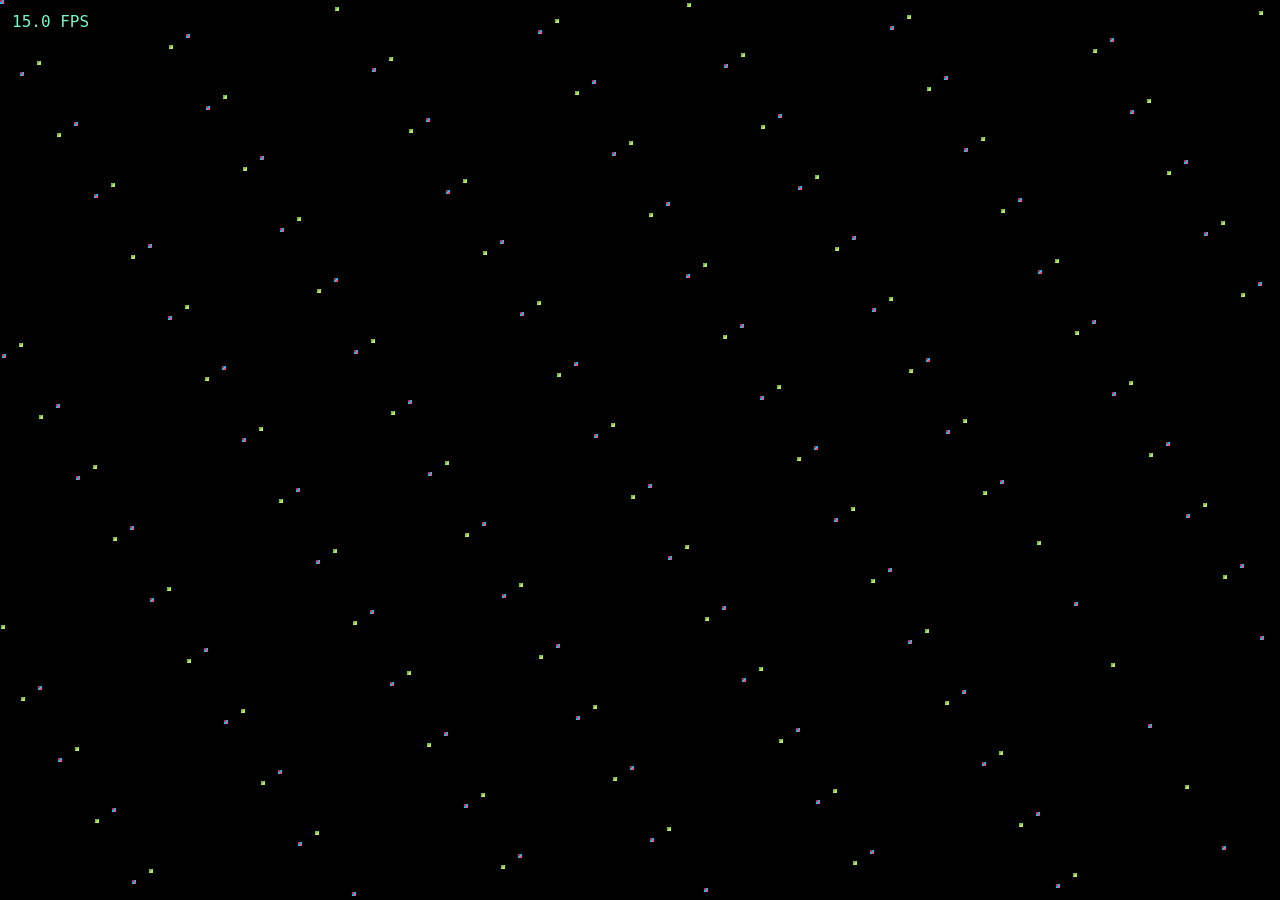
<file: raw_webgl_external_textures/index.html>
<!doctype html>
<html lang="en">
<head>
  <meta charset="utf-8">
  <meta name="viewport" content="width=device-width, initial-scale=1, viewport-fit=cover">
  <title>WebGL draw-call reproducer</title>
  <style>
    html, body, canvas { width: 100%; height: 100%; margin: 0; display: block; overflow: hidden; background: #071120; }
    #fps { position: fixed; top: max(12px, env(safe-area-inset-top)); left: max(12px, env(safe-area-inset-left)); color: #75f6c8; font: 16px monospace; }
  </style>
</head>
<body>
  <canvas></canvas>
  <div id="fps">0.0 FPS</div>
  <script>
    const RECT_COUNT = 200;
    const RECT_SIZE = 4;
    const canvas = document.querySelector("canvas");
    const fps = document.querySelector("#fps");
    const gl = canvas.getContext("webgl2", {
      alpha: false,
      antialias: false,
      depth: false,
      stencil: false,
    });

    if (!gl) throw new Error("WebGL 2 is unavailable");

    const provokingVertex = gl.getExtension("WEBGL_provoking_vertex");
    // Uncomment for fast performance; leave commented for slow performance.
    // provokingVertex?.provokingVertexWEBGL(provokingVertex.FIRST_VERTEX_CONVENTION_WEBGL);

    const shader = (type, source) => {
      const value = gl.createShader(type);
      gl.shaderSource(value, source);
      gl.compileShader(value);
      if (!gl.getShaderParameter(value, gl.COMPILE_STATUS)) {
        throw new Error(gl.getShaderInfoLog(value));
      }
      return value;
    };

    const program = gl.createProgram();
    gl.attachShader(program, shader(gl.VERTEX_SHADER, `#version 300 es
      uniform vec2 viewport;
      uniform vec2 position_offset;
      out vec2 uv;
      flat out float shade;
      void main() {
        vec2 corners[4] = vec2[4](vec2(0), vec2(1, 0), vec2(0, 1), vec2(1));
        uv = corners[gl_VertexID];
        vec2 pixel = position_offset + uv * ${RECT_SIZE}.0;
        vec2 clip = pixel / viewport * 2.0 - 1.0;
        gl_Position = vec4(clip.x, -clip.y, 0, 1);
        shade = .75 + float(gl_VertexID & 1) * .25;
      }
    `));
    gl.attachShader(program, shader(gl.FRAGMENT_SHADER, `#version 300 es
      precision mediump float;
      uniform sampler2D image;
      in vec2 uv;
      flat in float shade;
      out vec4 color;
      void main() { color = texture(image, uv) * shade; }
    `));
    gl.linkProgram(program);
    if (!gl.getProgramParameter(program, gl.LINK_STATUS)) {
      throw new Error(gl.getProgramInfoLog(program));
    }
    gl.useProgram(program);

    const viewport = gl.getUniformLocation(program, "viewport");
    const positionOffset = gl.getUniformLocation(program, "position_offset");
    gl.uniform1i(gl.getUniformLocation(program, "image"), 0);

    const texture = (pixels) => {
      const value = gl.createTexture();
      gl.bindTexture(gl.TEXTURE_2D, value);
      gl.texParameteri(gl.TEXTURE_2D, gl.TEXTURE_MIN_FILTER, gl.NEAREST);
      gl.texParameteri(gl.TEXTURE_2D, gl.TEXTURE_MAG_FILTER, gl.NEAREST);
      gl.texImage2D(gl.TEXTURE_2D, 0, gl.RGBA, 2, 2, 0, gl.RGBA, gl.UNSIGNED_BYTE, new Uint8Array(pixels));
      return value;
    };
    const textures = [
      texture([255, 70, 120, 255, 35, 195, 255, 255, 35, 195, 255, 255, 255, 70, 120, 255]),
      texture([255, 210, 50, 255, 90, 255, 135, 255, 90, 255, 135, 255, 255, 210, 50, 255]),
    ];

    const resize = () => {
      canvas.width = innerWidth;
      canvas.height = innerHeight;
      gl.viewport(0, 0, canvas.width, canvas.height);
      gl.uniform2f(viewport, canvas.width, canvas.height);
    };
    addEventListener("resize", resize);
    resize();

    let previous;
    const frame = (now) => {
      const elapsed = previous === undefined ? 0 : now - previous;
      previous = now;
      if (elapsed) fps.textContent = `${(1000 / elapsed).toFixed(1)} FPS`;
      gl.clear(gl.COLOR_BUFFER_BIT);

      for (let i = 0; i < RECT_COUNT; i++) {
        gl.uniform2f(
          positionOffset,
          (i * 37) % Math.max(1, canvas.width - RECT_SIZE),
          (i * 61) % Math.max(1, canvas.height - RECT_SIZE),
        );
        gl.bindTexture(gl.TEXTURE_2D, textures[i & 1]);
        gl.drawArrays(gl.TRIANGLE_STRIP, 0, 4);
      }

      requestAnimationFrame(frame);
    };
    requestAnimationFrame(frame);
  </script>
</body>
</html>
</file>
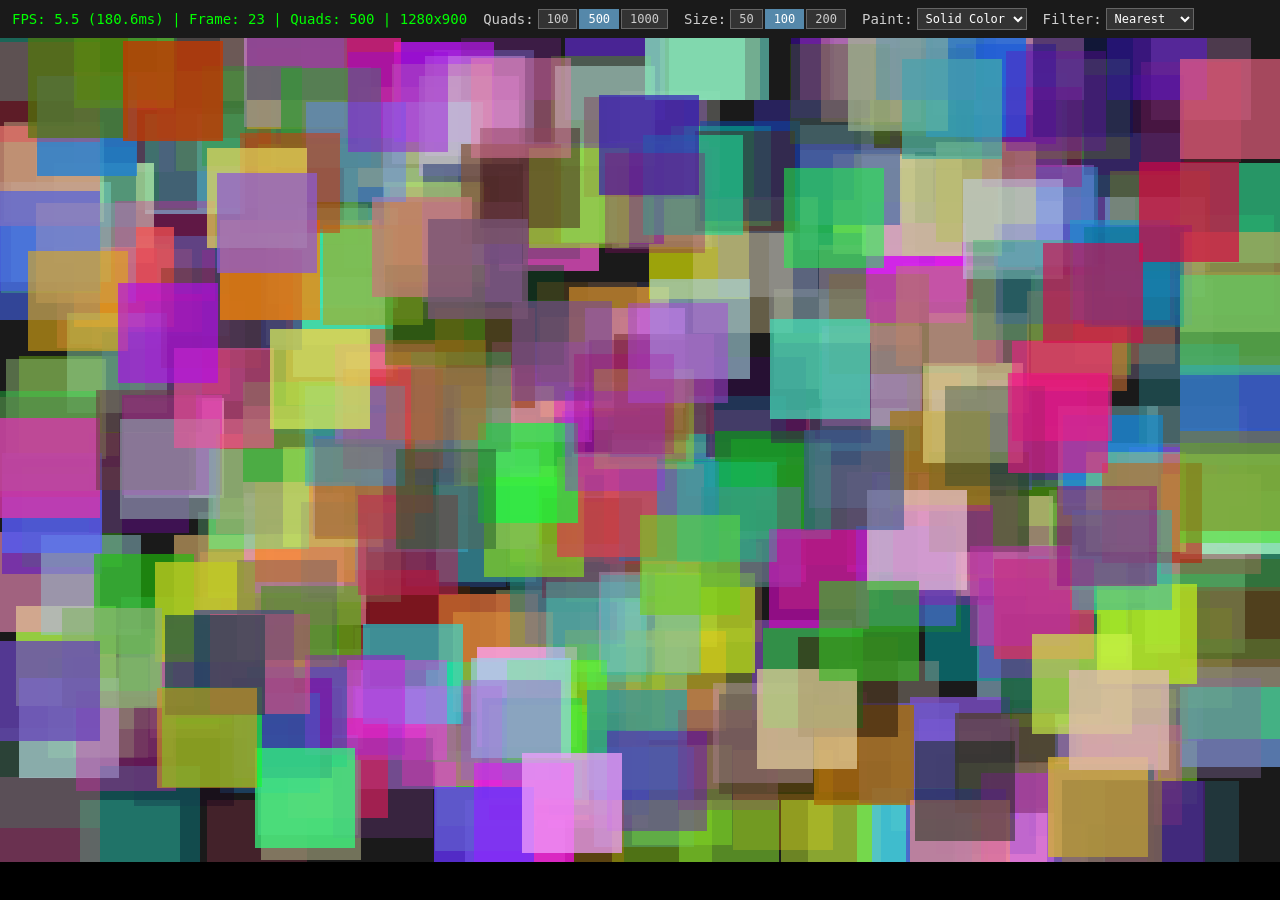
<file: webgl-test/index.html>
<!DOCTYPE html>
<html>
<head>
<meta charset="utf-8">
<meta name="viewport" content="width=device-width, initial-scale=1.0">
<title>WebGL Quad Test</title>
<style>
  * { margin: 0; padding: 0; box-sizing: border-box; }
  body { overflow: hidden; background: #000; }
  canvas { display: block; width: 100vw; height: 100vh; }
  #top-bar {
    position: fixed; top: 0; left: 0; right: 0;
    background: #1a1a1a;
    padding: 8px 12px;
    display: flex; align-items: center; gap: 16px; flex-wrap: wrap;
    z-index: 1; font: 14px monospace; color: #ccc;
  }
  #top-bar label { display: flex; align-items: center; gap: 4px; white-space: nowrap; }
  #top-bar select { font: 12px monospace; background: #333; color: #fff; border: 1px solid #666; padding: 2px 4px; }
  .btn-group { display: flex; gap: 2px; }
  .btn-group button { font: 12px monospace; padding: 2px 8px; background: #333; color: #ccc; border: 1px solid #666; cursor: pointer; }
  .btn-group button.active { background: #58a; color: #fff; border-color: #58a; }
  #hud { color: #0f0; font: 14px monospace; white-space: nowrap; }
</style>
</head>
<body>
<div id="top-bar">
  <span id="hud">FPS: -- | Frame: 0</span>
  <label>Quads: <span class="btn-group" id="bg-count">
    <button data-val="100">100</button>
    <button data-val="500" class="active">500</button>
    <button data-val="1000">1000</button>
  </span></label>
  <label>Size: <span class="btn-group" id="bg-size">
    <button data-val="50">50</button>
    <button data-val="100" class="active">100</button>
    <button data-val="200">200</button>
  </span></label>
  <label>Paint:
    <select id="sel-paint">
      <option value="solid">Solid Color</option>
      <option value="image">Image</option>
    </select>
  </label>
  <label>Filter:
    <select id="sel-filter">
      <option value="nearest">Nearest</option>
      <option value="bilinear">Bilinear</option>
    </select>
  </label>
</div>
<canvas id="c"></canvas>
<script>
"use strict";
const canvas = document.getElementById('c');
const hud = document.getElementById('hud');
const gl = canvas.getContext('webgl2', { antialias: false });
if (!gl) { hud.textContent = 'WebGL 2 not supported'; throw new Error('no webgl2'); }

function resize() {
  canvas.width = window.innerWidth * devicePixelRatio;
  canvas.height = window.innerHeight * devicePixelRatio;
  gl.viewport(0, 0, canvas.width, canvas.height);
}
resize();
window.addEventListener('resize', resize);

// --- Shaders (instanced: a_corner is static unit quad, rest per-instance) ---
const vsSolid = `#version 300 es
layout(location=0) in vec2 a_corner;
layout(location=1) in vec2 a_center;
layout(location=2) in vec4 a_color;
uniform vec2 u_halfSize;
uniform float u_zoom;
uniform vec2 u_pan;
out vec4 v_color;
void main() {
  vec2 world = a_center + a_corner * u_halfSize;
  gl_Position = vec4((world - u_pan) * u_zoom, 0.0, 1.0);
  v_color = a_color;
}`;

const fsSolid = `#version 300 es
precision mediump float;
in vec4 v_color;
out vec4 fragColor;
void main() { fragColor = v_color; }`;

const vsTex = `#version 300 es
layout(location=0) in vec2 a_corner;
layout(location=1) in vec2 a_center;
layout(location=2) in float a_layer;
uniform vec2 u_halfSize;
uniform float u_zoom;
uniform vec2 u_pan;
out vec2 v_uv;
flat out float v_layer;
void main() {
  vec2 world = a_center + a_corner * u_halfSize;
  gl_Position = vec4((world - u_pan) * u_zoom, 0.0, 1.0);
  v_uv = a_corner * 0.5 + 0.5;
  v_layer = a_layer;
}`;

const fsTex = `#version 300 es
precision mediump float;
uniform mediump sampler2DArray u_tex;
in vec2 v_uv;
flat in float v_layer;
out vec4 fragColor;
void main() { fragColor = texture(u_tex, vec3(v_uv, v_layer)); }`;

function compile(type, src) {
  const sh = gl.createShader(type);
  gl.shaderSource(sh, src);
  gl.compileShader(sh);
  if (!gl.getShaderParameter(sh, gl.COMPILE_STATUS))
    throw new Error(gl.getShaderInfoLog(sh));
  return sh;
}

function linkProgram(vsSrc, fsSrc) {
  const p = gl.createProgram();
  gl.attachShader(p, compile(gl.VERTEX_SHADER, vsSrc));
  gl.attachShader(p, compile(gl.FRAGMENT_SHADER, fsSrc));
  gl.linkProgram(p);
  if (!gl.getProgramParameter(p, gl.LINK_STATUS))
    throw new Error(gl.getProgramInfoLog(p));
  return p;
}

const progSolid = linkProgram(vsSolid, fsSolid);
const progTex = linkProgram(vsTex, fsTex);

// Cache uniform locations
const uSolidHalfSize = gl.getUniformLocation(progSolid, 'u_halfSize');
const uSolidZoom = gl.getUniformLocation(progSolid, 'u_zoom');
const uSolidPan = gl.getUniformLocation(progSolid, 'u_pan');
const uTexHalfSize = gl.getUniformLocation(progTex, 'u_halfSize');
const uTexZoom = gl.getUniformLocation(progTex, 'u_zoom');
const uTexPan = gl.getUniformLocation(progTex, 'u_pan');
const uTexSampler = gl.getUniformLocation(progTex, 'u_tex');

gl.enable(gl.BLEND);
gl.blendFunc(gl.SRC_ALPHA, gl.ONE_MINUS_SRC_ALPHA);

// --- Procedural image generation (matching vello_bench2) ---
const NUM_IMAGES = 50;
const IMAGE_SIZE = 64;

function makeRng(seed) {
  let s = seed >>> 0;
  return {
    next() {
      s ^= s << 13; s ^= s >>> 17; s ^= s << 5;
      s = s >>> 0;
      return s;
    },
    f64() { return this.next() / 0x100000000; },
    color() { return [this.f64(), this.f64(), this.f64()]; }
  };
}

function generateImages() {
  const rng = makeRng(0xCAFEBABE);
  const images = [];
  for (let i = 0; i < NUM_IMAGES; i++) {
    const c1 = rng.color();
    const c2 = rng.color();
    const freq = rng.f64() * 5.0 + 3.0;
    const cx = IMAGE_SIZE / 2;
    const cy = IMAGE_SIZE / 2;
    const maxDist = Math.sqrt(cx * cx + cy * cy);

    const pixels = new Uint8Array(IMAGE_SIZE * IMAGE_SIZE * 4);
    for (let y = 0; y < IMAGE_SIZE; y++) {
      for (let x = 0; x < IMAGE_SIZE; x++) {
        const dx = x - cx;
        const dy = y - cy;
        const dist = Math.sqrt(dx * dx + dy * dy);
        const tSin = Math.sin(dist * freq * Math.PI * 2 / IMAGE_SIZE);
        const t = tSin * tSin;
        const alpha = 1.0 - 0.7 * (dist / maxDist);
        const a = Math.round(alpha * 255);
        const lerp = (a, b) => Math.round((a + (b - a) * t) * alpha * 255);
        const idx = (y * IMAGE_SIZE + x) * 4;
        pixels[idx    ] = lerp(c1[0], c2[0]);
        pixels[idx + 1] = lerp(c1[1], c2[1]);
        pixels[idx + 2] = lerp(c1[2], c2[2]);
        pixels[idx + 3] = a;
      }
    }
    images.push(pixels);
  }
  return images;
}

const generatedImages = generateImages();

const texArray = gl.createTexture();
gl.bindTexture(gl.TEXTURE_2D_ARRAY, texArray);
gl.texStorage3D(gl.TEXTURE_2D_ARRAY, 1, gl.RGBA8, IMAGE_SIZE, IMAGE_SIZE, NUM_IMAGES);
for (let i = 0; i < NUM_IMAGES; i++) {
  gl.texSubImage3D(gl.TEXTURE_2D_ARRAY, 0, 0, 0, i,
    IMAGE_SIZE, IMAGE_SIZE, 1, gl.RGBA, gl.UNSIGNED_BYTE, generatedImages[i]);
}
gl.texParameteri(gl.TEXTURE_2D_ARRAY, gl.TEXTURE_MIN_FILTER, gl.NEAREST);
gl.texParameteri(gl.TEXTURE_2D_ARRAY, gl.TEXTURE_MAG_FILTER, gl.NEAREST);
gl.texParameteri(gl.TEXTURE_2D_ARRAY, gl.TEXTURE_WRAP_S, gl.CLAMP_TO_EDGE);
gl.texParameteri(gl.TEXTURE_2D_ARRAY, gl.TEXTURE_WRAP_T, gl.CLAMP_TO_EDGE);

// --- Static unit quad (uploaded once) ---
const cornerVBO = gl.createBuffer();
gl.bindBuffer(gl.ARRAY_BUFFER, cornerVBO);
gl.bufferData(gl.ARRAY_BUFFER, new Float32Array([-1,-1, -1,1, 1,-1, 1,1]), gl.STATIC_DRAW);

const quadEBO = gl.createBuffer();
gl.bindBuffer(gl.ELEMENT_ARRAY_BUFFER, quadEBO);
gl.bufferData(gl.ELEMENT_ARRAY_BUFFER, new Uint16Array([0,1,2, 2,1,3]), gl.STATIC_DRAW);

// --- Per-instance VBOs ---
const solidVBO = gl.createBuffer();  // [cx,cy, r,g,b,a] per instance
const texVBO = gl.createBuffer();    // [cx,cy, layer] per instance

// --- VAOs ---
const vaoSolid = gl.createVertexArray();
gl.bindVertexArray(vaoSolid);
  gl.bindBuffer(gl.ARRAY_BUFFER, cornerVBO);
  gl.enableVertexAttribArray(0);
  gl.vertexAttribPointer(0, 2, gl.FLOAT, false, 0, 0);
  gl.bindBuffer(gl.ARRAY_BUFFER, solidVBO);
  gl.enableVertexAttribArray(1);
  gl.vertexAttribPointer(1, 2, gl.FLOAT, false, 24, 0);
  gl.vertexAttribDivisor(1, 1);
  gl.enableVertexAttribArray(2);
  gl.vertexAttribPointer(2, 4, gl.FLOAT, false, 24, 8);
  gl.vertexAttribDivisor(2, 1);
  gl.bindBuffer(gl.ELEMENT_ARRAY_BUFFER, quadEBO);
gl.bindVertexArray(null);

const vaoTex = gl.createVertexArray();
gl.bindVertexArray(vaoTex);
  gl.bindBuffer(gl.ARRAY_BUFFER, cornerVBO);
  gl.enableVertexAttribArray(0);
  gl.vertexAttribPointer(0, 2, gl.FLOAT, false, 0, 0);
  gl.bindBuffer(gl.ARRAY_BUFFER, texVBO);
  gl.enableVertexAttribArray(1);
  gl.vertexAttribPointer(1, 2, gl.FLOAT, false, 12, 0);
  gl.vertexAttribDivisor(1, 1);
  gl.enableVertexAttribArray(2);
  gl.vertexAttribPointer(2, 1, gl.FLOAT, false, 12, 8);
  gl.vertexAttribDivisor(2, 1);
  gl.bindBuffer(gl.ELEMENT_ARRAY_BUFFER, quadEBO);
gl.bindVertexArray(null);

// --- Quad data ---
const quads = [];
let quadCount = 500;
let quadSizePx = 100;
let paintMode = 'solid';

function makeQuad() {
  const cx = -1 + Math.random() * 2;
  const cy = -1 + Math.random() * 2;
  const speed = 0.3 + Math.random() * 1.2;
  const angle = Math.random() * Math.PI * 2;
  const vx = Math.cos(angle) * speed;
  const vy = Math.sin(angle) * speed;
  const alpha = 0.3 + Math.random() * 0.5;
  const color = [Math.random(), Math.random(), Math.random(), alpha];
  const imageIdx = Math.floor(Math.random() * NUM_IMAGES);
  return { cx, cy, vx, vy, color, imageIdx };
}

function ensureQuads() {
  while (quads.length < quadCount) quads.push(makeQuad());
  quads.length = quadCount;
}

ensureQuads();

// --- Controls ---
const selPaint = document.getElementById('sel-paint');
const selFilter = document.getElementById('sel-filter');

function setupBtnGroup(id, onChange) {
  const group = document.getElementById(id);
  for (const btn of group.querySelectorAll('button')) {
    btn.addEventListener('click', () => {
      group.querySelector('.active').classList.remove('active');
      btn.classList.add('active');
      onChange(parseInt(btn.dataset.val));
    });
  }
}
setupBtnGroup('bg-count', (v) => { quadCount = v; ensureQuads(); });
setupBtnGroup('bg-size', (v) => { quadSizePx = v; });
selPaint.addEventListener('change', () => { paintMode = selPaint.value; });
selFilter.addEventListener('change', () => {
  const f = selFilter.value === 'bilinear' ? gl.LINEAR : gl.NEAREST;
  gl.bindTexture(gl.TEXTURE_2D_ARRAY, texArray);
  gl.texParameteri(gl.TEXTURE_2D_ARRAY, gl.TEXTURE_MIN_FILTER, f);
  gl.texParameteri(gl.TEXTURE_2D_ARRAY, gl.TEXTURE_MAG_FILTER, f);
});

// --- Zoom & Pan ---
let zoom = 1;
let panX = 0, panY = 0;
let dragging = false;
let dragLastX = 0, dragLastY = 0;

function screenToClip(sx, sy) {
  return [
    (sx / canvas.clientWidth) * 2 - 1,
    -((sy / canvas.clientHeight) * 2 - 1)
  ];
}

canvas.addEventListener('wheel', (e) => {
  e.preventDefault();
  const [cx, cy] = screenToClip(e.clientX, e.clientY);
  const wx = cx / zoom + panX;
  const wy = cy / zoom + panY;
  zoom *= e.deltaY > 0 ? 0.9 : 1.1;
  panX = wx - cx / zoom;
  panY = wy - cy / zoom;
}, { passive: false });

canvas.addEventListener('mousedown', (e) => {
  if (e.button === 0) { dragging = true; dragLastX = e.clientX; dragLastY = e.clientY; }
});
window.addEventListener('mouseup', () => { dragging = false; });
window.addEventListener('mousemove', (e) => {
  if (!dragging) return;
  const dx = (e.clientX - dragLastX) / canvas.clientWidth * 2;
  const dy = -(e.clientY - dragLastY) / canvas.clientHeight * 2;
  panX -= dx / zoom;
  panY -= dy / zoom;
  dragLastX = e.clientX;
  dragLastY = e.clientY;
});

let touchStartDist = 0, touchStartZoom = 1;
canvas.addEventListener('touchstart', (e) => {
  if (e.touches.length === 1) {
    dragging = true;
    dragLastX = e.touches[0].clientX;
    dragLastY = e.touches[0].clientY;
  } else if (e.touches.length === 2) {
    dragging = false;
    const dx = e.touches[1].clientX - e.touches[0].clientX;
    const dy = e.touches[1].clientY - e.touches[0].clientY;
    touchStartDist = Math.sqrt(dx * dx + dy * dy);
    touchStartZoom = zoom;
  }
}, { passive: true });
canvas.addEventListener('touchmove', (e) => {
  e.preventDefault();
  if (e.touches.length === 1 && dragging) {
    const dx = (e.touches[0].clientX - dragLastX) / canvas.clientWidth * 2;
    const dy = -(e.touches[0].clientY - dragLastY) / canvas.clientHeight * 2;
    panX -= dx / zoom;
    panY -= dy / zoom;
    dragLastX = e.touches[0].clientX;
    dragLastY = e.touches[0].clientY;
  } else if (e.touches.length === 2) {
    const dx = e.touches[1].clientX - e.touches[0].clientX;
    const dy = e.touches[1].clientY - e.touches[0].clientY;
    zoom = touchStartZoom * Math.sqrt(dx * dx + dy * dy) / touchStartDist;
  }
}, { passive: false });
canvas.addEventListener('touchend', () => { dragging = false; });

// --- Simulation + render ---
let frame = 0;
let lastTime = performance.now();
let windowStart = lastTime;
let windowFrames = 0;
let avgFps = 0;
let avgFrameTime = 0;

function tick(now) {
  frame++;
  const dt = now - lastTime;
  lastTime = now;
  const dtSec = dt * 0.001;

  windowFrames++;
  const elapsed = now - windowStart;
  if (elapsed >= 1000) {
    avgFrameTime = elapsed / windowFrames;
    avgFps = windowFrames * 1000 / elapsed;
    windowStart = now;
    windowFrames = 0;
  }
  hud.textContent = `FPS: ${avgFps.toFixed(1)} (${avgFrameTime.toFixed(1)}ms) | Frame: ${frame} | Quads: ${quadCount} | ${canvas.width}x${canvas.height}`;

  const hw = quadSizePx / canvas.width;
  const hh = quadSizePx / canvas.height;

  // Update positions (bounce off edges)
  for (let i = 0; i < quadCount; i++) {
    const q = quads[i];
    q.cx += q.vx * dtSec;
    q.cy += q.vy * dtSec;

    if (q.cx - hw < -1) { q.cx = -1 + hw; q.vx = Math.abs(q.vx); }
    if (q.cx + hw >  1) { q.cx =  1 - hw; q.vx = -Math.abs(q.vx); }
    if (q.cy - hh < -1) { q.cy = -1 + hh; q.vy = Math.abs(q.vy); }
    if (q.cy + hh >  1) { q.cy =  1 - hh; q.vy = -Math.abs(q.vy); }
  }

  gl.clearColor(0.1, 0.1, 0.1, 1);
  gl.clear(gl.COLOR_BUFFER_BIT);

  if (paintMode === 'solid') {
    const data = new Float32Array(quadCount * 6);
    for (let i = 0; i < quadCount; i++) {
      const q = quads[i];
      const o = i * 6;
      data[o    ] = q.cx; data[o + 1] = q.cy;
      data[o + 2] = q.color[0]; data[o + 3] = q.color[1];
      data[o + 4] = q.color[2]; data[o + 5] = q.color[3];
    }
    gl.useProgram(progSolid);
    gl.uniform2f(uSolidHalfSize, hw, hh);
    gl.uniform1f(uSolidZoom, zoom);
    gl.uniform2f(uSolidPan, panX, panY);
    gl.bindVertexArray(vaoSolid);
    gl.bindBuffer(gl.ARRAY_BUFFER, solidVBO);
    gl.bufferData(gl.ARRAY_BUFFER, data, gl.DYNAMIC_DRAW);
    gl.drawElementsInstanced(gl.TRIANGLES, 6, gl.UNSIGNED_SHORT, 0, quadCount);
  } else {
    const data = new Float32Array(quadCount * 3);
    for (let i = 0; i < quadCount; i++) {
      const q = quads[i];
      const o = i * 3;
      data[o    ] = q.cx; data[o + 1] = q.cy;
      data[o + 2] = q.imageIdx;
    }
    gl.useProgram(progTex);
    gl.uniform2f(uTexHalfSize, hw, hh);
    gl.uniform1f(uTexZoom, zoom);
    gl.uniform2f(uTexPan, panX, panY);
    gl.uniform1i(uTexSampler, 0);
    gl.activeTexture(gl.TEXTURE0);
    gl.bindTexture(gl.TEXTURE_2D_ARRAY, texArray);
    gl.bindVertexArray(vaoTex);
    gl.bindBuffer(gl.ARRAY_BUFFER, texVBO);
    gl.bufferData(gl.ARRAY_BUFFER, data, gl.DYNAMIC_DRAW);
    gl.drawElementsInstanced(gl.TRIANGLES, 6, gl.UNSIGNED_SHORT, 0, quadCount);
  }

  requestAnimationFrame(tick);
}

requestAnimationFrame(tick);
</script>
</body>
</html>
</file>
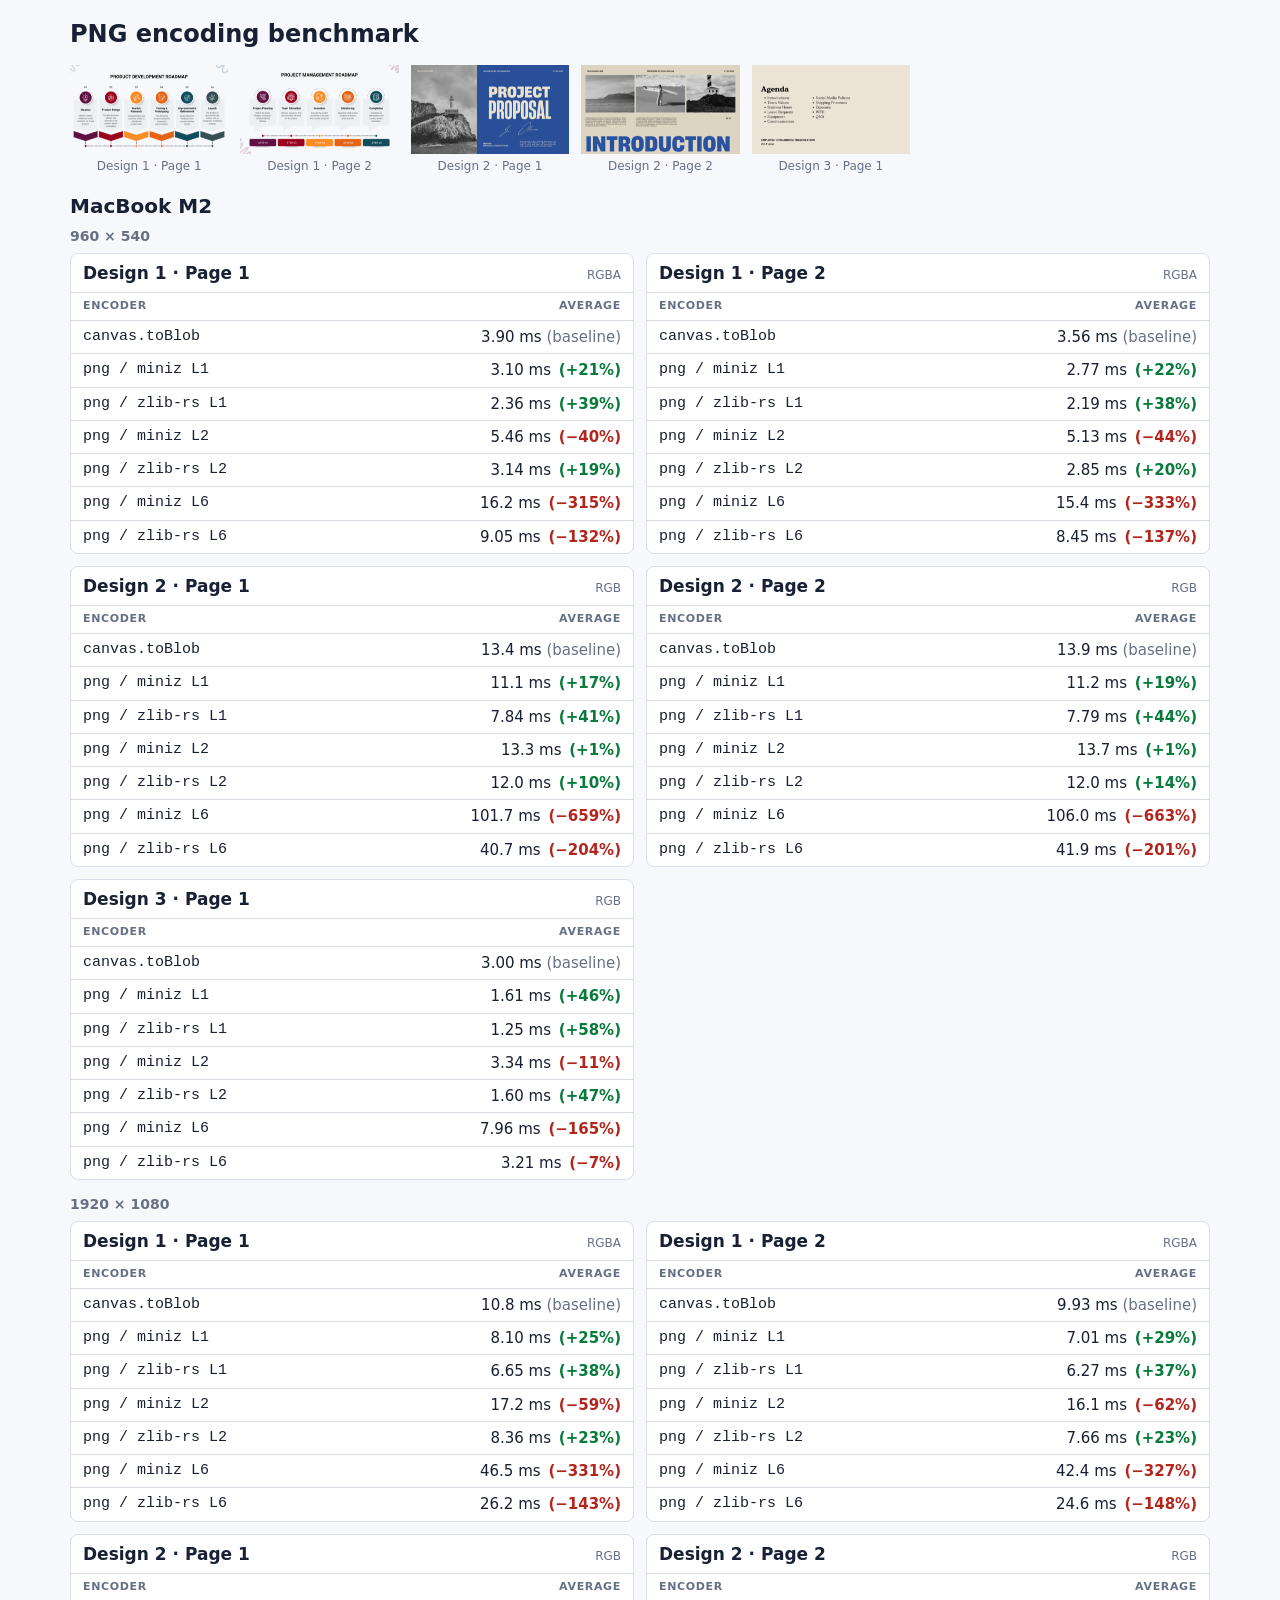
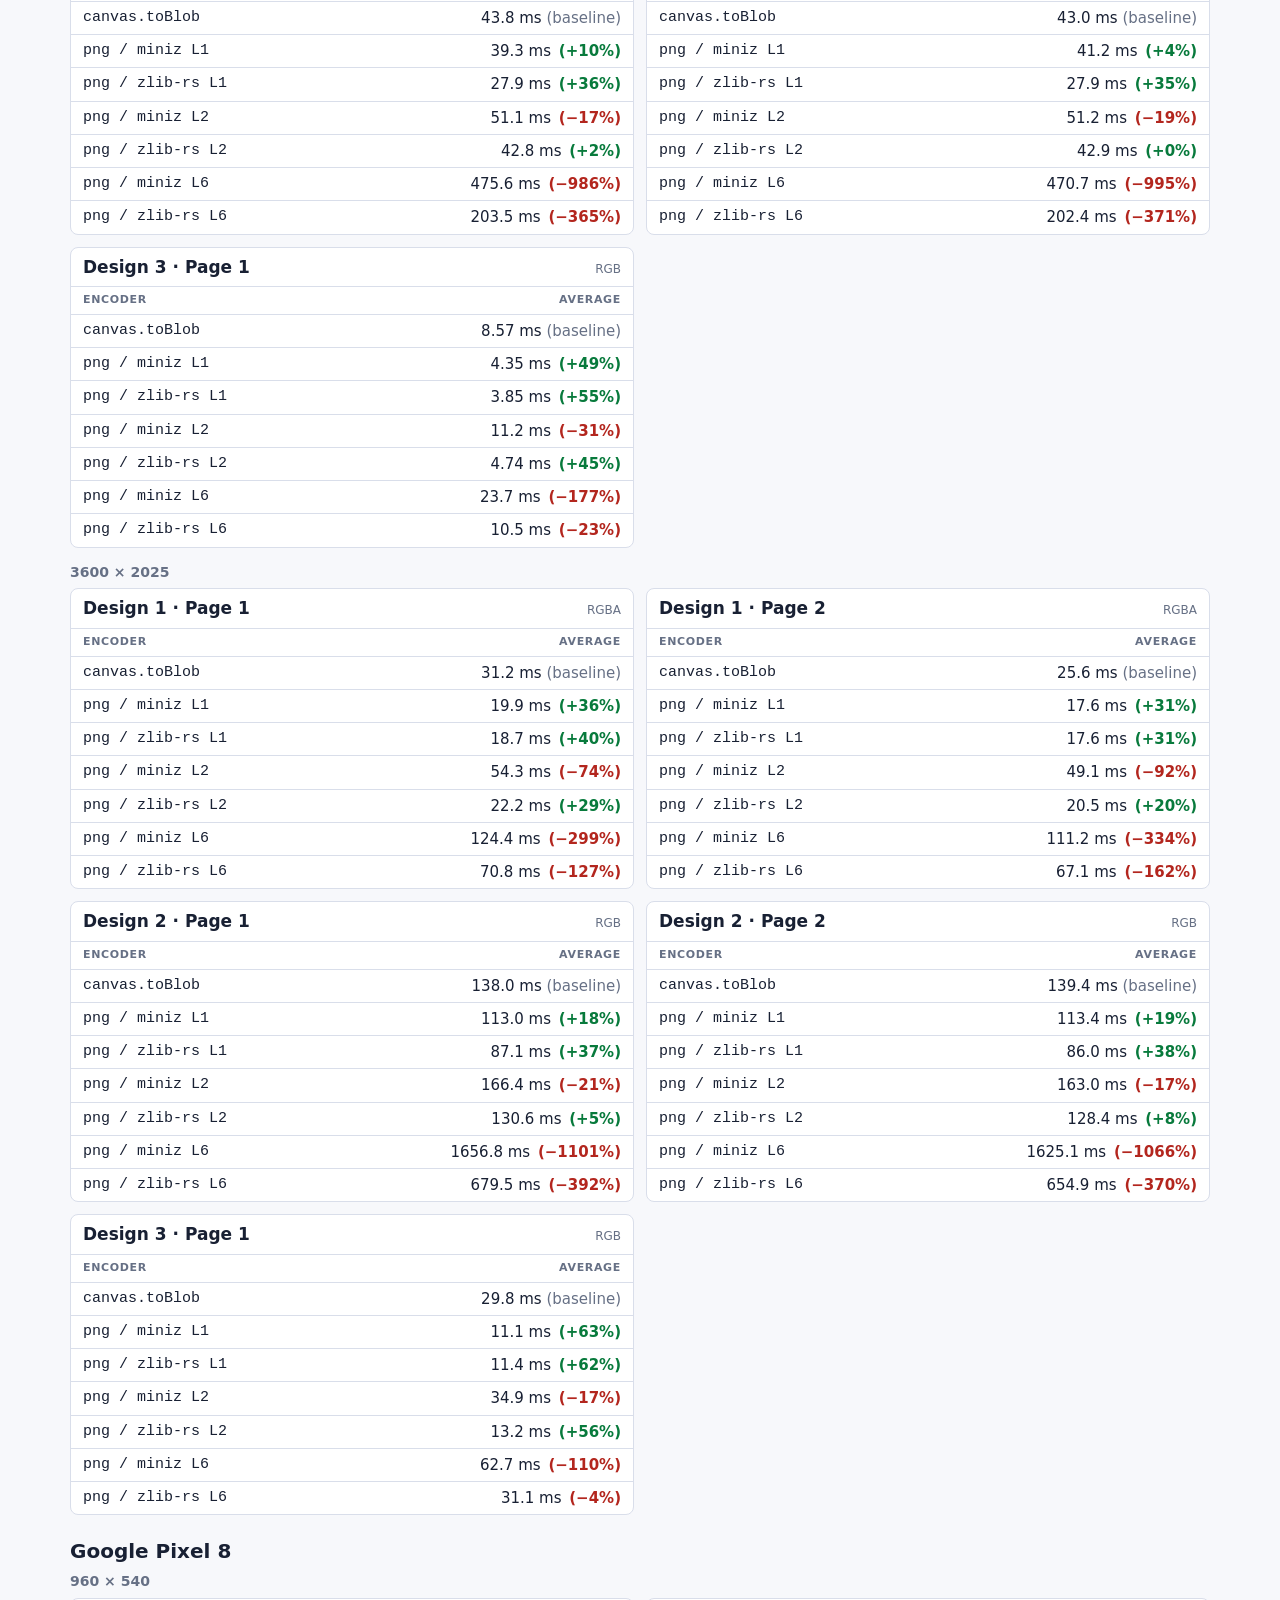
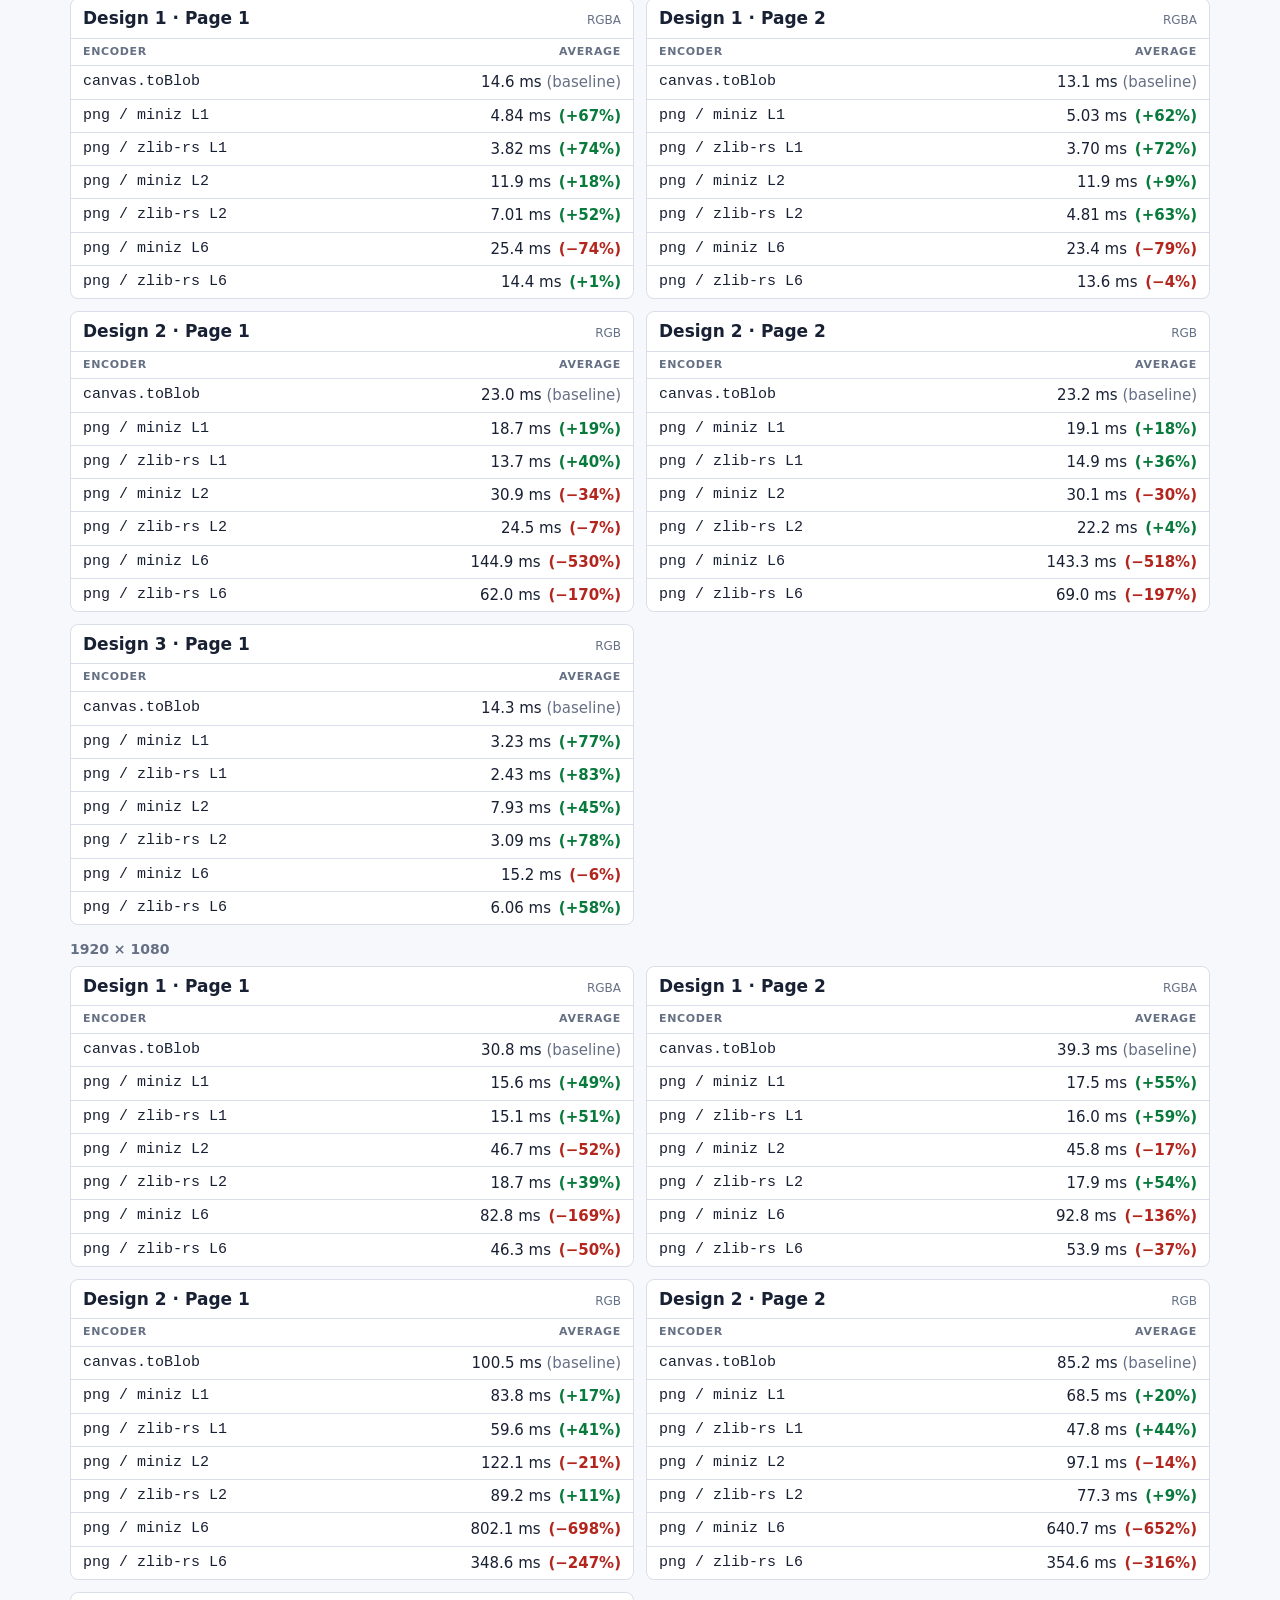
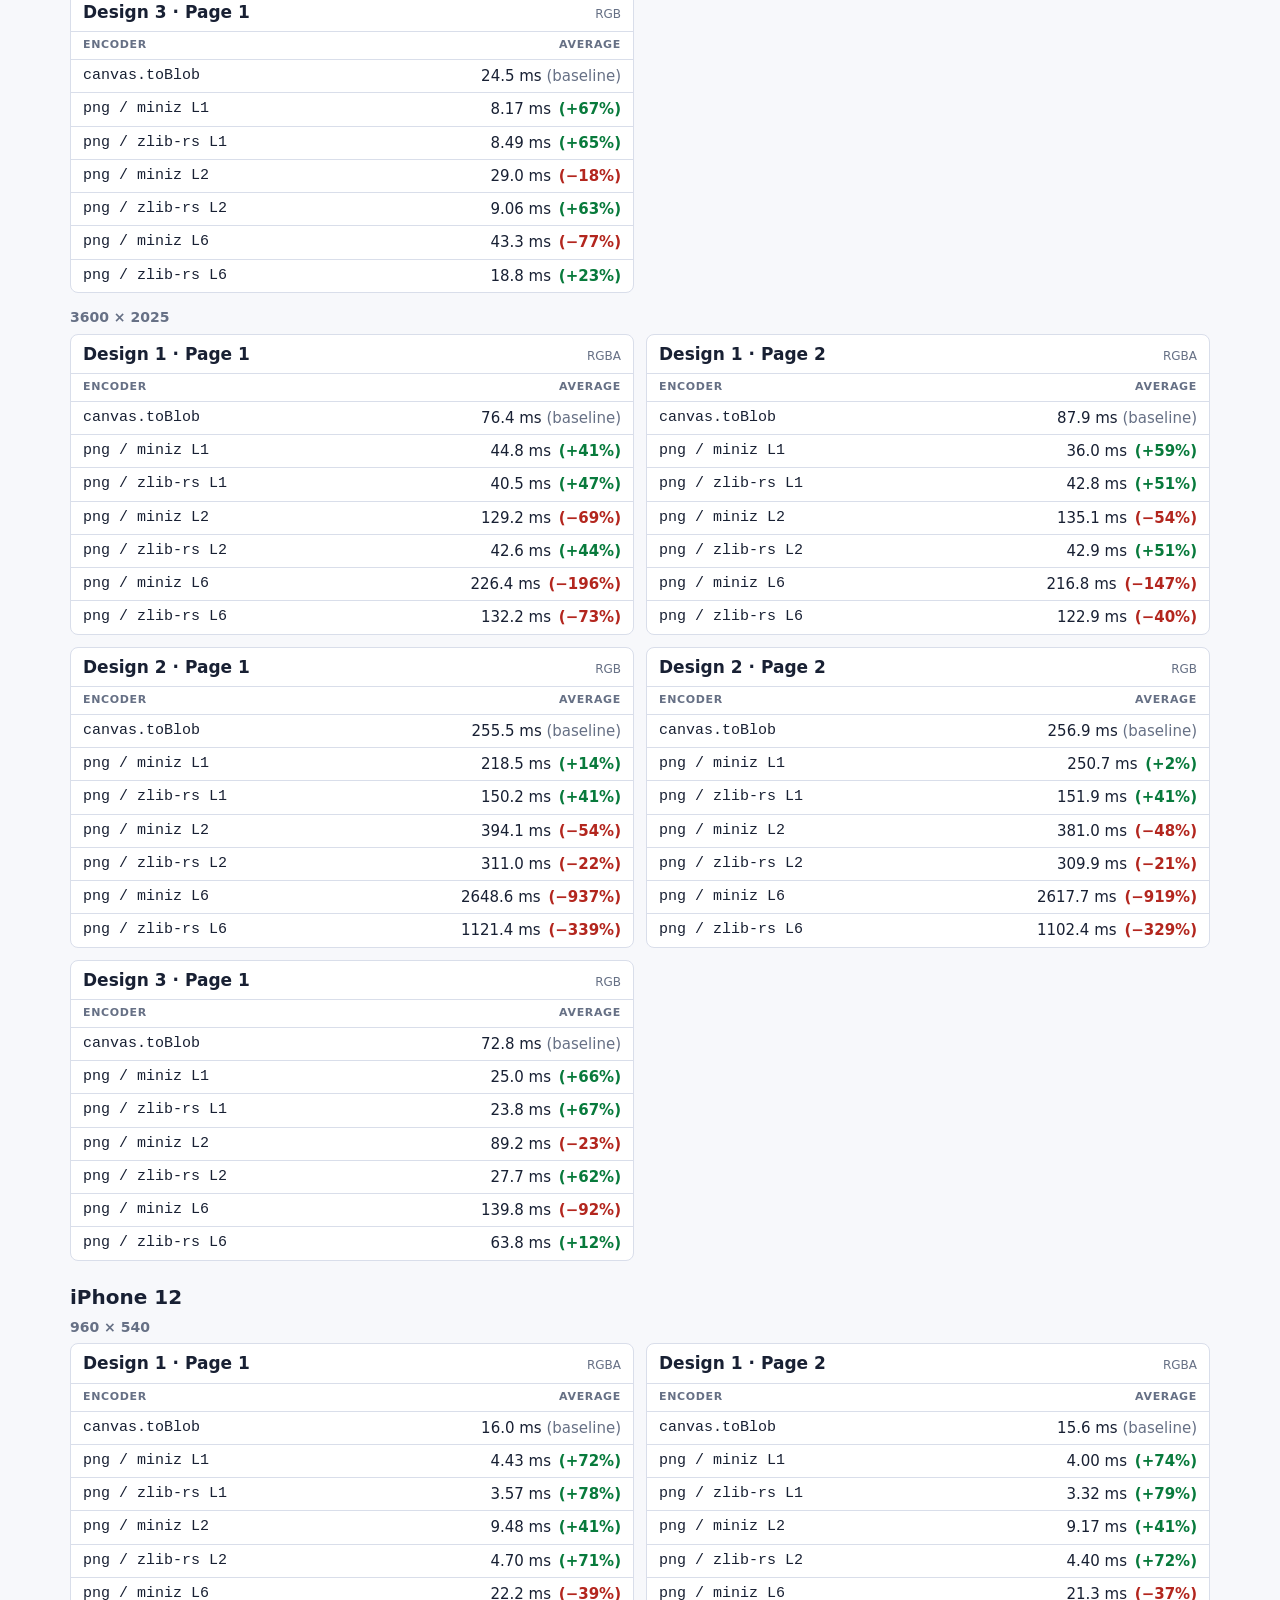
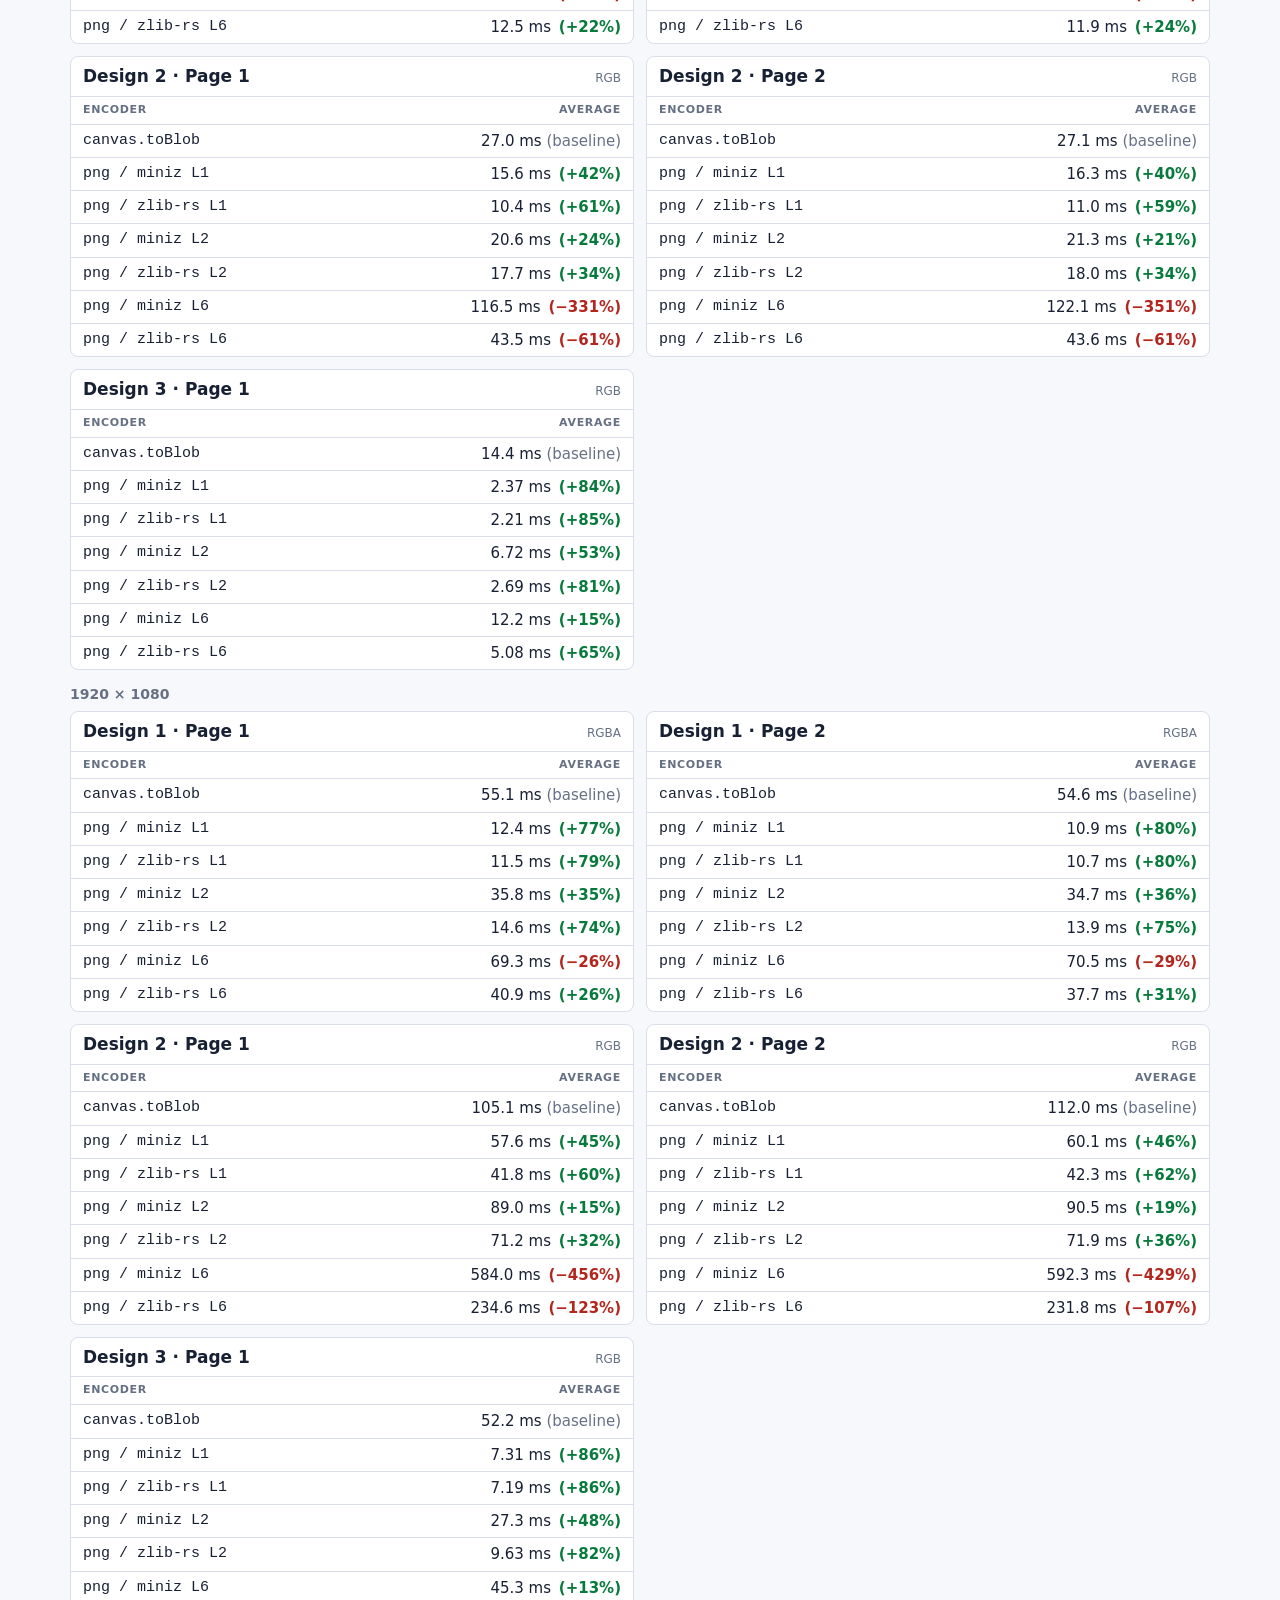
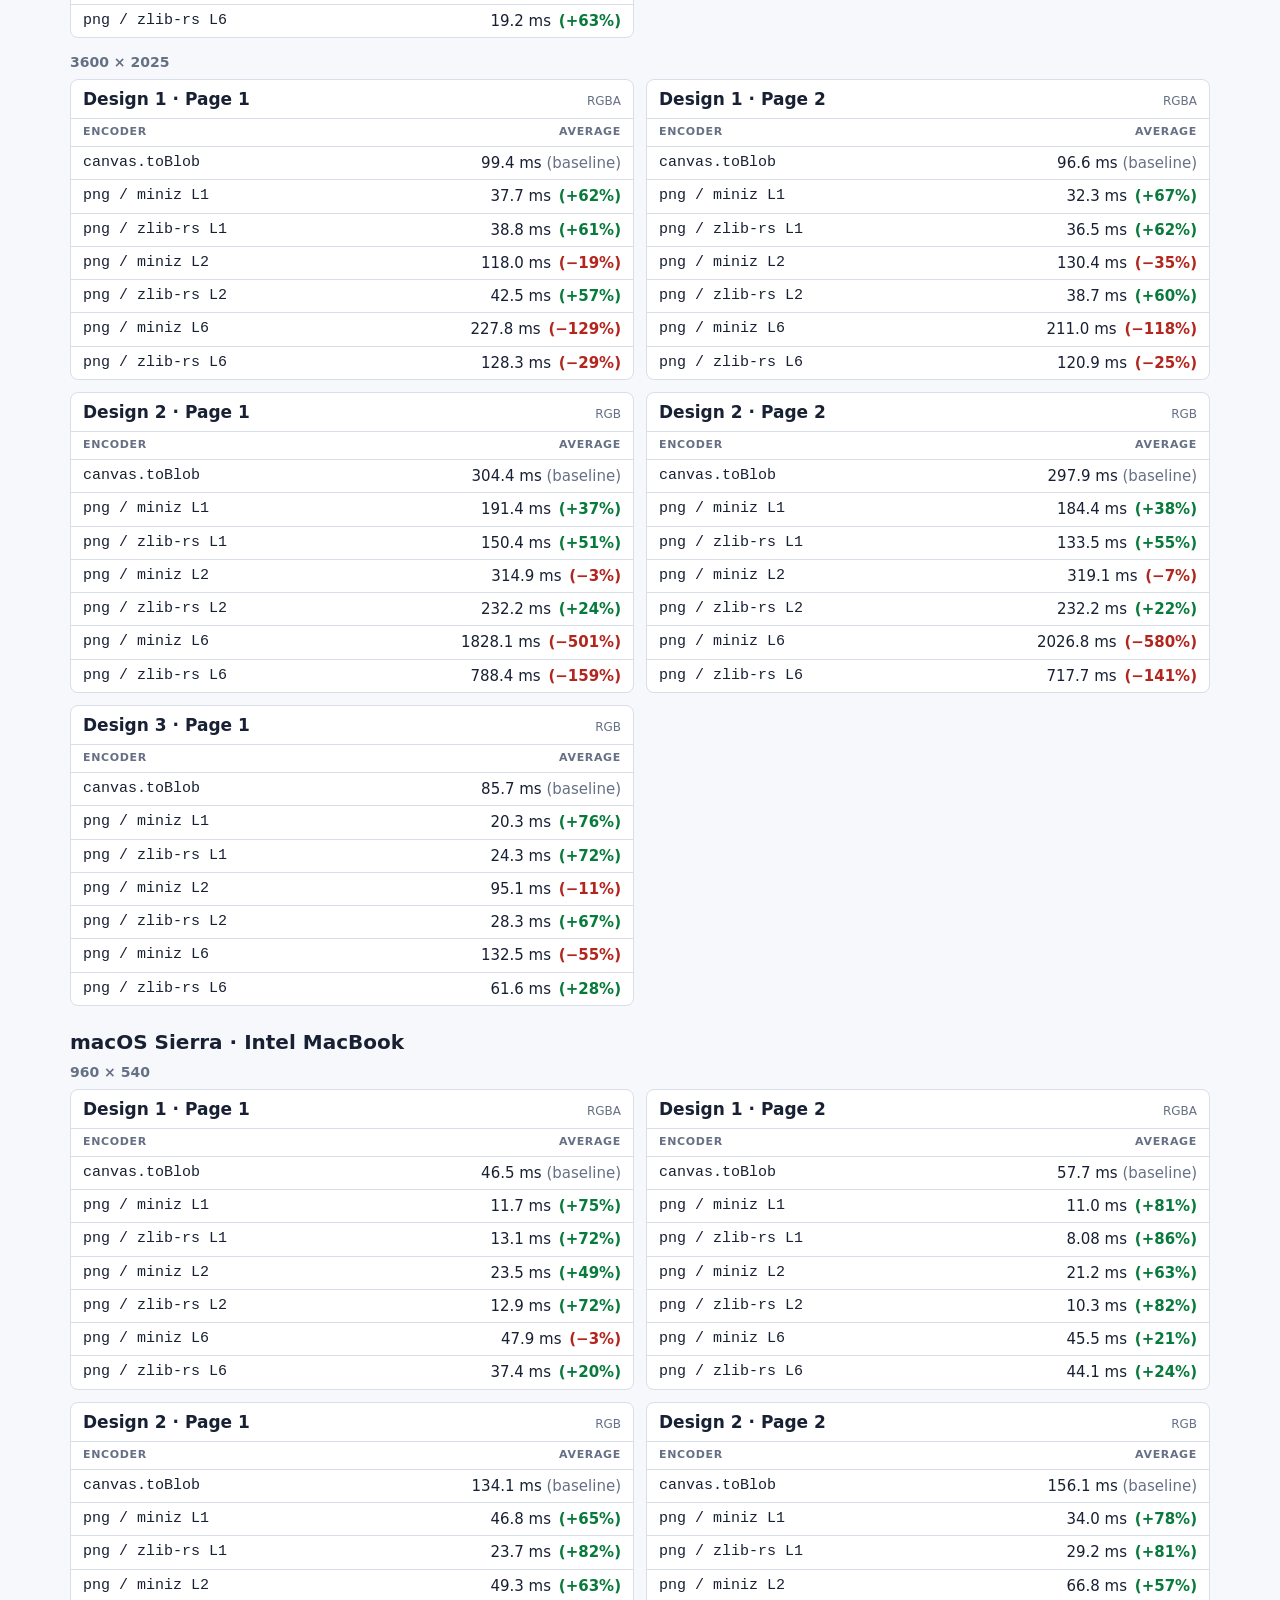
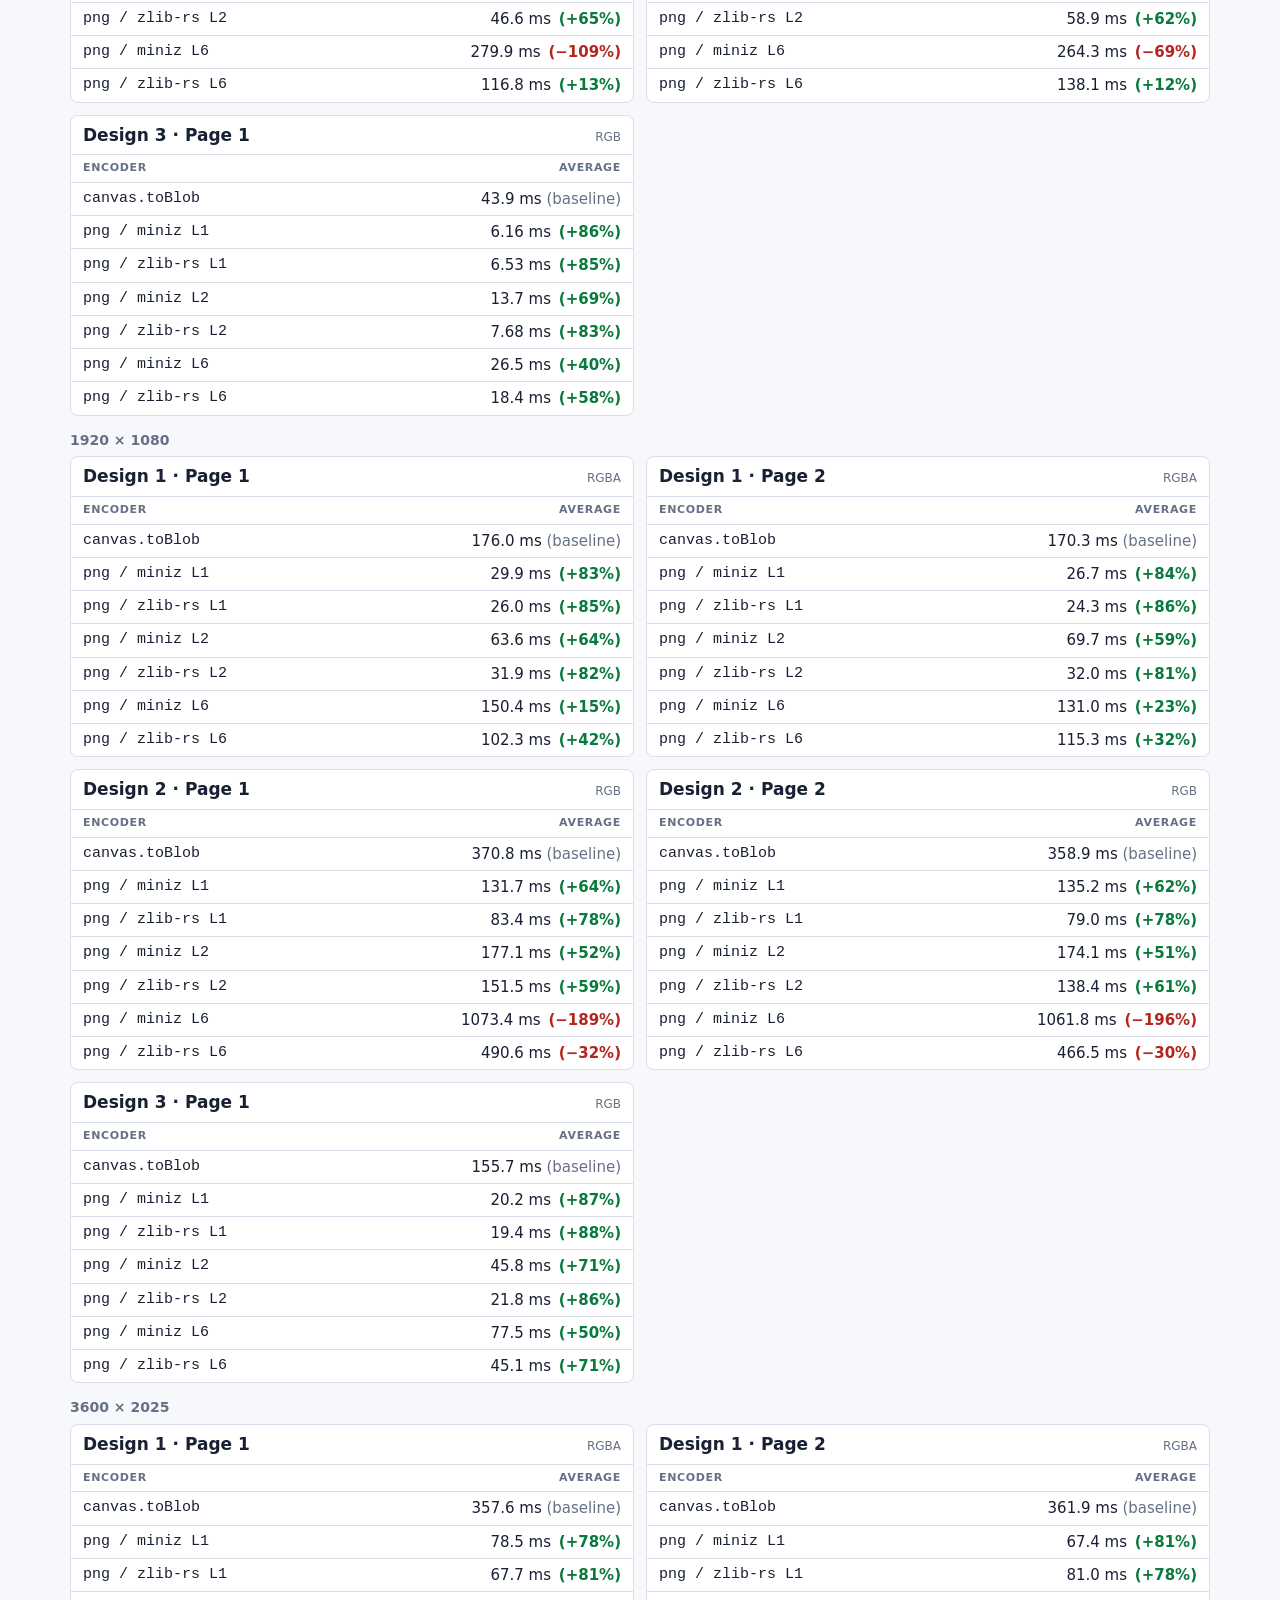
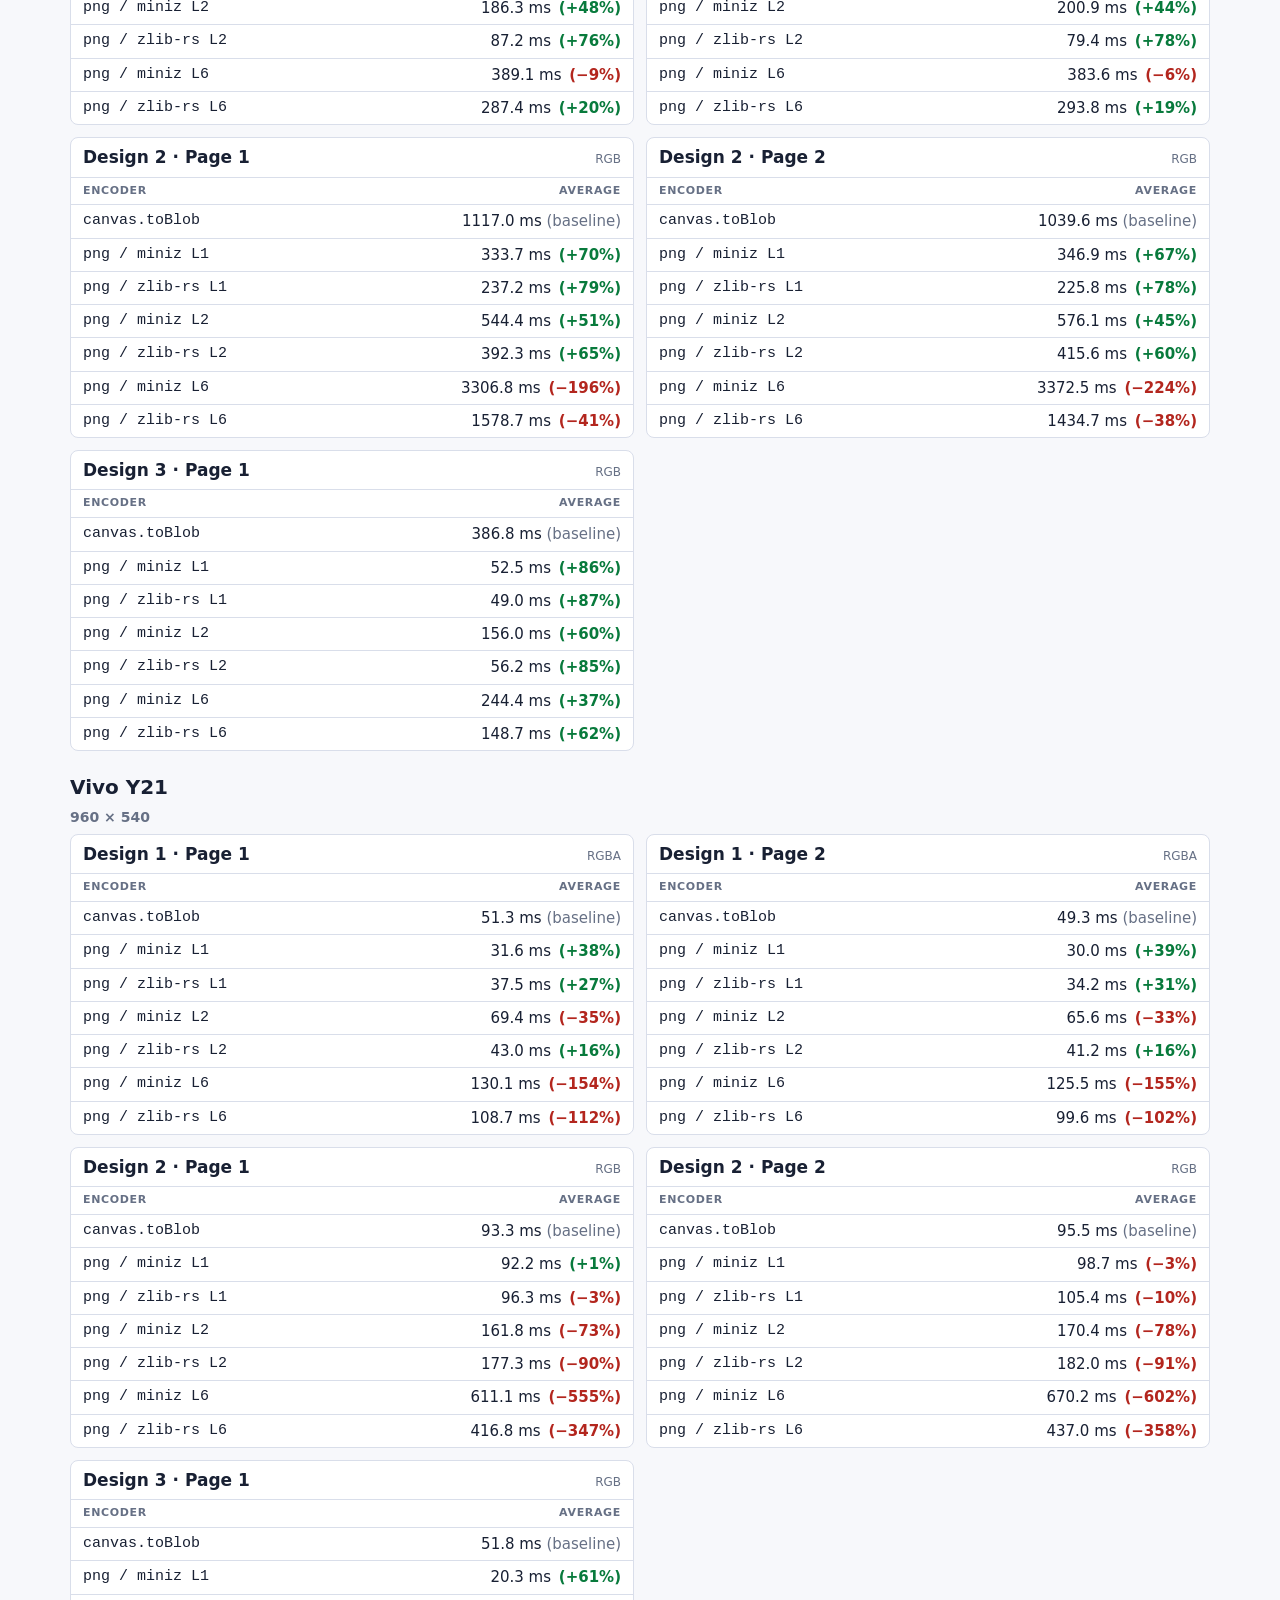
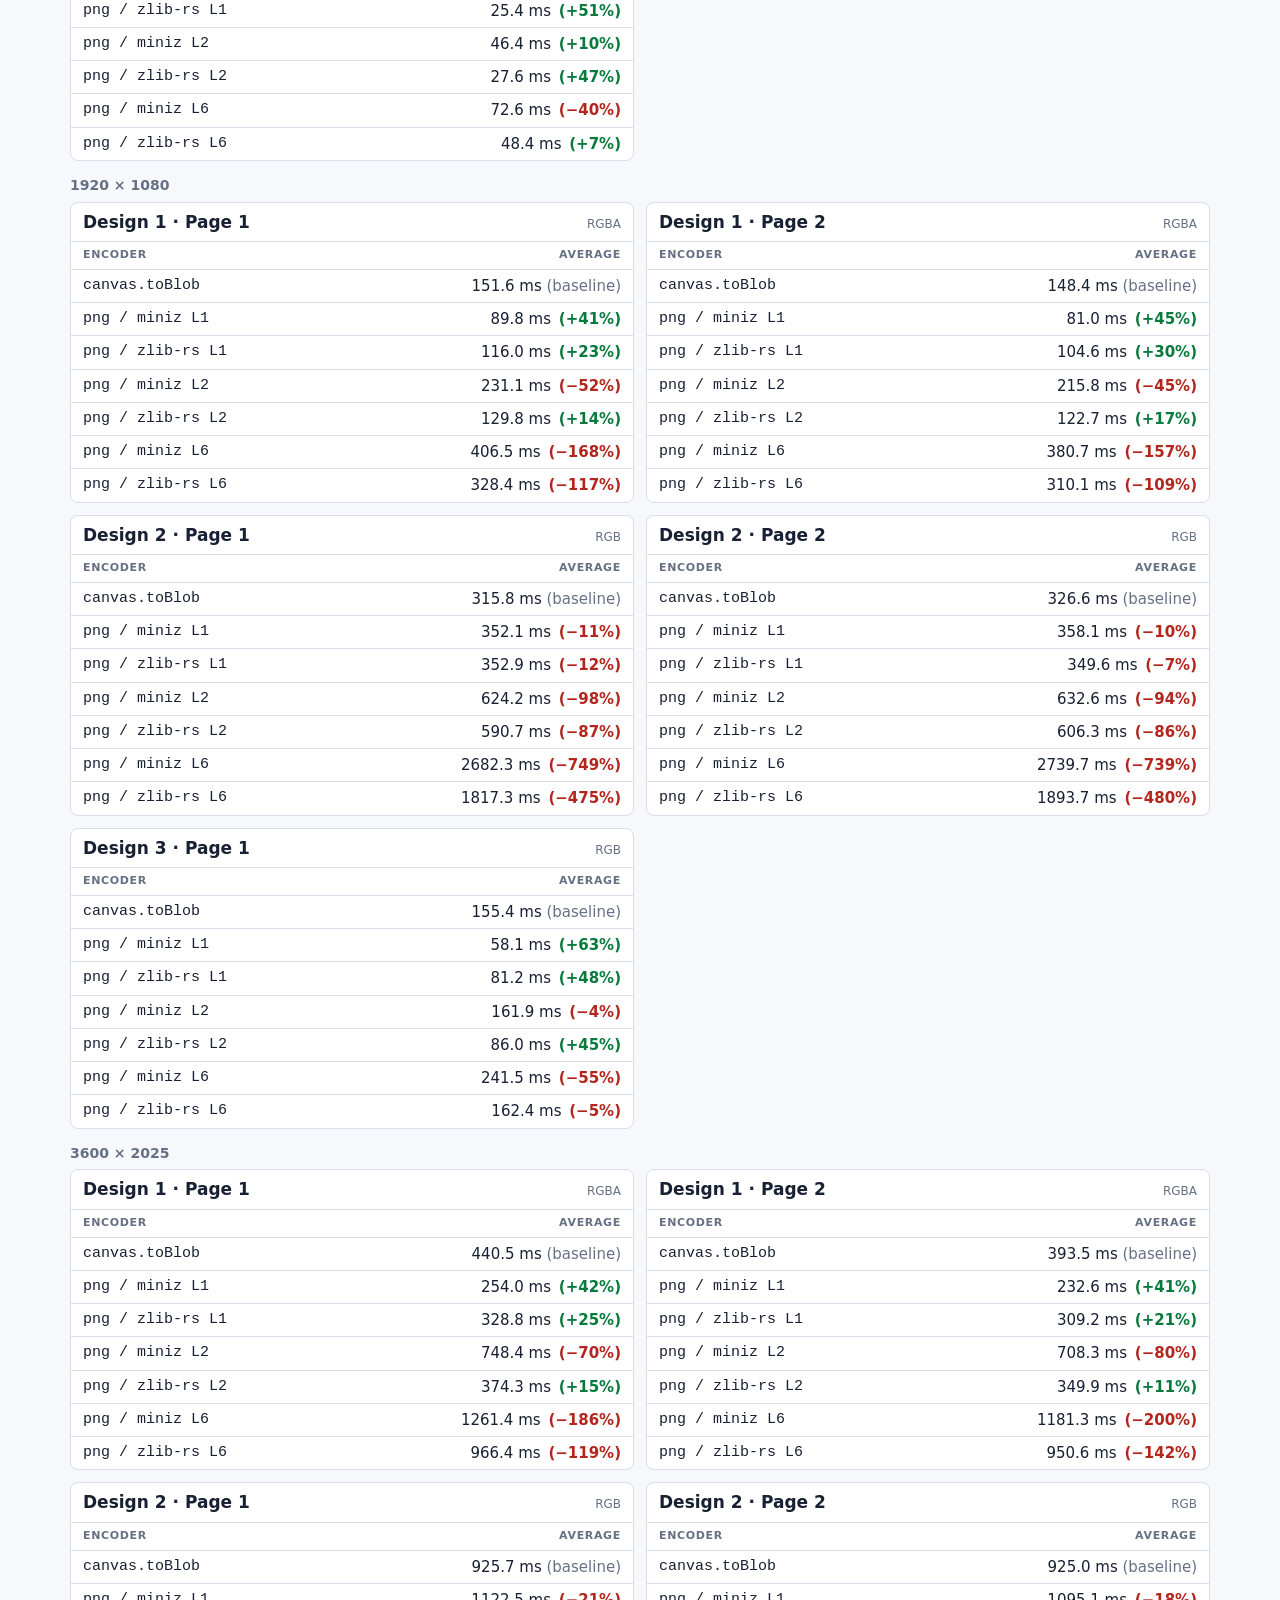
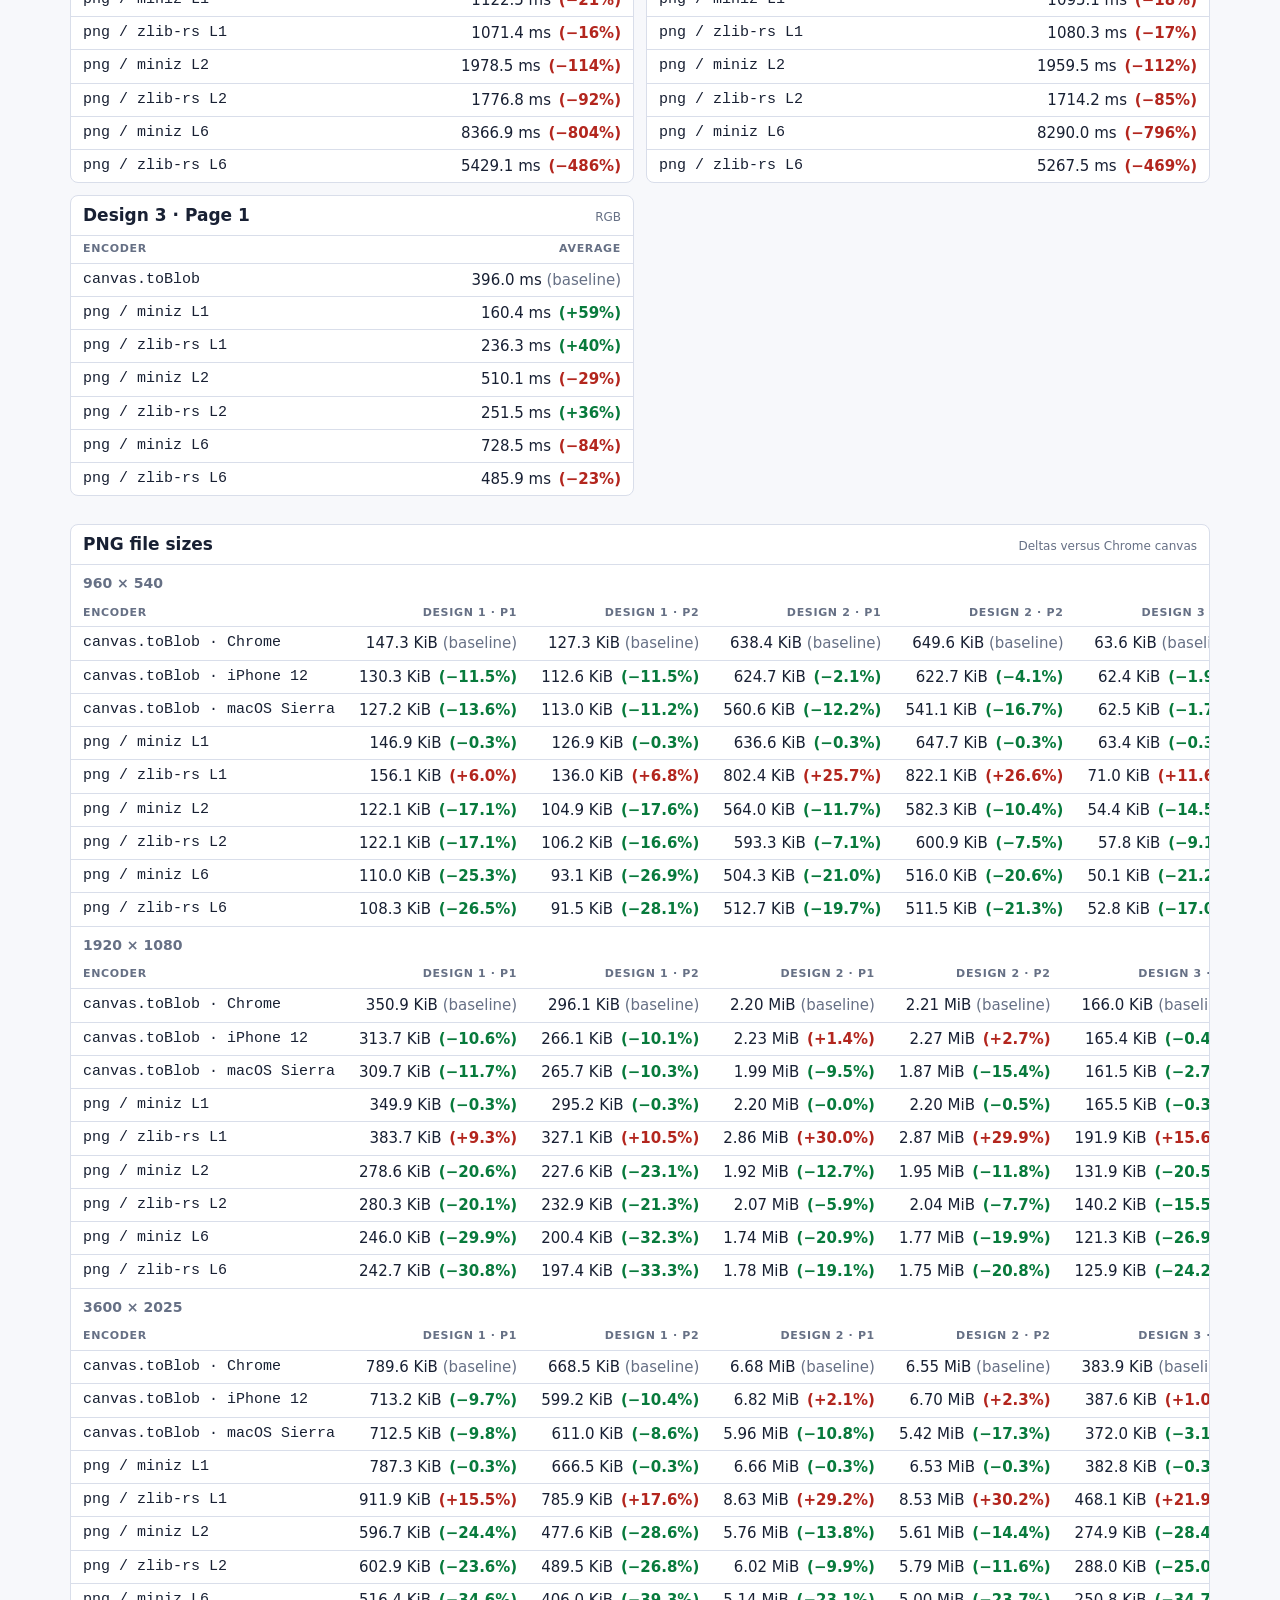
<file: png-benchmark-report.html>
<!doctype html>
<html lang="en">
<head>
  <meta charset="utf-8">
  <meta name="viewport" content="width=device-width, initial-scale=1">
  <title>PNG encoding benchmark</title>
  <style>
    :root {
      color-scheme: light dark;
      --background: light-dark(#f7f8fb, #070c1a);
      --surface: light-dark(#ffffff, #0d1425);
      --text: light-dark(#182033, #edf2ff);
      --muted: light-dark(#667085, #95a2ba);
      --border: light-dark(#d9deea, #263149);
      --faster: light-dark(#087a3c, #56d98b);
      --slower: light-dark(#b3261e, #ff7b72);
    }

    * { box-sizing: border-box; }

    body {
      margin: 0;
      background: var(--background);
      color: var(--text);
      font-family: Inter, ui-sans-serif, system-ui, -apple-system, BlinkMacSystemFont, "Segoe UI", sans-serif;
      font-size: 15px;
      line-height: 1.35;
    }

    main {
      width: min(1180px, 100%);
      margin: 0 auto;
      padding: 20px;
    }

    h1 {
      margin: 0 0 16px;
      font-size: 24px;
      line-height: 1.2;
    }

    .design-previews {
      display: grid;
      grid-template-columns: repeat(auto-fit, minmax(145px, 1fr));
      gap: 12px;
      width: min(840px, 100%);
      margin: 0 0 20px;
    }

    .design-previews figure { margin: 0; }

    .design-previews img {
      display: block;
      width: 100%;
      height: auto;
      aspect-ratio: 16 / 9;
      object-fit: contain;
    }

    .design-previews figcaption {
      margin-top: 4px;
      color: var(--muted);
      font-size: 12px;
      text-align: center;
    }

    .device + .device { margin-top: 24px; }

    .device-title {
      margin: 0 0 10px;
      font-size: 20px;
      line-height: 1.2;
    }

    .resolution + .resolution { margin-top: 16px; }

    .resolution-title {
      margin: 0 0 8px;
      color: var(--muted);
      font-size: 14px;
      line-height: 1.2;
    }

    .results {
      display: grid;
      grid-template-columns: repeat(2, minmax(0, 1fr));
      gap: 12px;
    }

    article {
      overflow: hidden;
      background: var(--surface);
      border: 1px solid var(--border);
      border-radius: 8px;
    }

    article h4,
    .file-sizes > h2 {
      display: flex;
      align-items: baseline;
      justify-content: space-between;
      gap: 10px;
      margin: 0;
      padding: 9px 12px;
      border-bottom: 1px solid var(--border);
      font-size: 17px;
      line-height: 1.2;
    }

    article h4 small,
    .file-sizes > h2 small {
      color: var(--muted);
      font-size: 12px;
      font-weight: 500;
    }

    table {
      width: 100%;
      border-collapse: collapse;
      font-variant-numeric: tabular-nums;
    }

    th,
    td {
      padding: 6px 12px;
      border-bottom: 1px solid var(--border);
      text-align: right;
      white-space: nowrap;
    }

    tr:last-child td { border-bottom: 0; }

    th {
      color: var(--muted);
      font-size: 11px;
      letter-spacing: .06em;
      text-transform: uppercase;
    }

    th:first-child,
    td:first-child { text-align: left; }

    td:first-child {
      font-family: ui-monospace, SFMono-Regular, Menlo, Monaco, Consolas, monospace;
    }

    .delta {
      margin-left: 3px;
      font-weight: 700;
    }

    .faster,
    .smaller { color: var(--faster); }

    .slower,
    .larger { color: var(--slower); }

    .baseline { color: var(--muted); }

    .file-sizes { margin-top: 28px; }
    .size-resolution { padding-top: 10px; }
    .size-resolution + .size-resolution { border-top: 1px solid var(--border); }
    .size-resolution .resolution-title { padding: 0 12px; }
    .table-scroll { overflow-x: auto; }
    .file-sizes table { min-width: 910px; }

    @media (max-width: 760px) {
      main { padding: 12px; }
      h1 { font-size: 22px; }
      .results { grid-template-columns: 1fr; }
      th, td { padding: 6px 9px; }
    }

    @media print {
      :root { color-scheme: light; }
      body { background: #fff; }
      main { width: 100%; padding: 0; }
      article { break-inside: avoid; }
    }
  </style>
</head>
<body>
  <main>
    <h1>PNG encoding benchmark</h1>
    <section class="design-previews" aria-label="Benchmarked designs">
      <figure>
        <img src="[data-uri]" alt="Design 1, page 1 preview" width="300" height="168">
        <figcaption>Design 1 · Page 1</figcaption>
      </figure>
      <figure>
        <img src="[data-uri]" alt="Design 1, page 2 preview" width="300" height="168">
        <figcaption>Design 1 · Page 2</figcaption>
      </figure>
      <figure>
        <img src="[data-uri]" alt="Design 2, page 1 preview" width="300" height="168">
        <figcaption>Design 2 · Page 1</figcaption>
      </figure>
      <figure>
        <img src="[data-uri]" alt="Design 2, page 2 preview" width="300" height="168">
        <figcaption>Design 2 · Page 2</figcaption>
      </figure>
      <figure>
        <img src="[data-uri]" alt="Design 3, page 1 preview" width="300" height="168">
        <figcaption>Design 3 · Page 1</figcaption>
      </figure>
    </section>
    <div id="device-results"></div>

    <article class="file-sizes" aria-labelledby="file-sizes-title">
      <h2 id="file-sizes-title"><span>PNG file sizes</span><small>Deltas versus Chrome canvas</small></h2>
      <div id="file-size-results"></div>
    </article>
  </main>

  <script>
    const methods = [
      "canvas.toBlob",
      "png / miniz L1",
      "png / zlib-rs L1",
      "png / miniz L2",
      "png / zlib-rs L2",
      "png / miniz L6",
      "png / zlib-rs L6",
    ];

    const cases = [
      { name: "Design 1 · Page 1", short: "Design 1 · P1", mode: "RGBA" },
      { name: "Design 1 · Page 2", short: "Design 1 · P2", mode: "RGBA" },
      { name: "Design 2 · Page 1", short: "Design 2 · P1", mode: "RGB" },
      { name: "Design 2 · Page 2", short: "Design 2 · P2", mode: "RGB" },
      { name: "Design 3 · Page 1", short: "Design 3 · P1", mode: "RGB" },
    ];

    const devices = [
      {
        name: "MacBook M2",
        resolutions: [
          {
            label: "960 × 540",
            times: [
              [3.90, 3.10, 2.36, 5.46, 3.14, 16.2, 9.05],
              [3.56, 2.77, 2.19, 5.13, 2.85, 15.4, 8.45],
              [13.4, 11.1, 7.84, 13.3, 12.0, 101.7, 40.7],
              [13.9, 11.2, 7.79, 13.7, 12.0, 106.0, 41.9],
              [3.00, 1.61, 1.25, 3.34, 1.60, 7.96, 3.21],
            ],
          },
          {
            label: "1920 × 1080",
            times: [
              [10.8, 8.10, 6.65, 17.2, 8.36, 46.5, 26.2],
              [9.93, 7.01, 6.27, 16.1, 7.66, 42.4, 24.6],
              [43.8, 39.3, 27.9, 51.1, 42.8, 475.6, 203.5],
              [43.0, 41.2, 27.9, 51.2, 42.9, 470.7, 202.4],
              [8.57, 4.35, 3.85, 11.2, 4.74, 23.7, 10.5],
            ],
          },
          {
            label: "3600 × 2025",
            times: [
              [31.2, 19.9, 18.7, 54.3, 22.2, 124.4, 70.8],
              [25.6, 17.6, 17.6, 49.1, 20.5, 111.2, 67.1],
              [138.0, 113.0, 87.1, 166.4, 130.6, 1656.8, 679.5],
              [139.4, 113.4, 86.0, 163.0, 128.4, 1625.1, 654.9],
              [29.8, 11.1, 11.4, 34.9, 13.2, 62.7, 31.1],
            ],
          },
        ],
      },
      {
        name: "Google Pixel 8",
        resolutions: [
          {
            label: "960 × 540",
            times: [
              [14.6, 4.84, 3.82, 11.9, 7.01, 25.4, 14.4],
              [13.1, 5.03, 3.70, 11.9, 4.81, 23.4, 13.6],
              [23.0, 18.7, 13.7, 30.9, 24.5, 144.9, 62.0],
              [23.2, 19.1, 14.9, 30.1, 22.2, 143.3, 69.0],
              [14.3, 3.23, 2.43, 7.93, 3.09, 15.2, 6.06],
            ],
          },
          {
            label: "1920 × 1080",
            times: [
              [30.8, 15.6, 15.1, 46.7, 18.7, 82.8, 46.3],
              [39.3, 17.5, 16.0, 45.8, 17.9, 92.8, 53.9],
              [100.5, 83.8, 59.6, 122.1, 89.2, 802.1, 348.6],
              [85.2, 68.5, 47.8, 97.1, 77.3, 640.7, 354.6],
              [24.5, 8.17, 8.49, 29.0, 9.06, 43.3, 18.8],
            ],
          },
          {
            label: "3600 × 2025",
            times: [
              [76.4, 44.8, 40.5, 129.2, 42.6, 226.4, 132.2],
              [87.9, 36.0, 42.8, 135.1, 42.9, 216.8, 122.9],
              [255.5, 218.5, 150.2, 394.1, 311.0, 2648.6, 1121.4],
              [256.9, 250.7, 151.9, 381.0, 309.9, 2617.7, 1102.4],
              [72.8, 25.0, 23.8, 89.2, 27.7, 139.8, 63.8],
            ],
          },
        ],
      },
      {
        name: "iPhone 12",
        resolutions: [
          {
            label: "960 × 540",
            times: [
              [16.0, 4.43, 3.57, 9.48, 4.70, 22.2, 12.5],
              [15.6, 4.00, 3.32, 9.17, 4.40, 21.3, 11.9],
              [27.0, 15.6, 10.4, 20.6, 17.7, 116.5, 43.5],
              [27.1, 16.3, 11.0, 21.3, 18.0, 122.1, 43.6],
              [14.4, 2.37, 2.21, 6.72, 2.69, 12.2, 5.08],
            ],
          },
          {
            label: "1920 × 1080",
            times: [
              [55.1, 12.4, 11.5, 35.8, 14.6, 69.3, 40.9],
              [54.6, 10.9, 10.7, 34.7, 13.9, 70.5, 37.7],
              [105.1, 57.6, 41.8, 89.0, 71.2, 584.0, 234.6],
              [112.0, 60.1, 42.3, 90.5, 71.9, 592.3, 231.8],
              [52.2, 7.31, 7.19, 27.3, 9.63, 45.3, 19.2],
            ],
          },
          {
            label: "3600 × 2025",
            times: [
              [99.4, 37.7, 38.8, 118.0, 42.5, 227.8, 128.3],
              [96.6, 32.3, 36.5, 130.4, 38.7, 211.0, 120.9],
              [304.4, 191.4, 150.4, 314.9, 232.2, 1828.1, 788.4],
              [297.9, 184.4, 133.5, 319.1, 232.2, 2026.8, 717.7],
              [85.7, 20.3, 24.3, 95.1, 28.3, 132.5, 61.6],
            ],
          },
        ],
      },
      {
        name: "macOS Sierra · Intel MacBook",
        resolutions: [
          {
            label: "960 × 540",
            times: [
              [46.5, 11.7, 13.1, 23.5, 12.9, 47.9, 37.4],
              [57.7, 11.0, 8.08, 21.2, 10.3, 45.5, 44.1],
              [134.1, 46.8, 23.7, 49.3, 46.6, 279.9, 116.8],
              [156.1, 34.0, 29.2, 66.8, 58.9, 264.3, 138.1],
              [43.9, 6.16, 6.53, 13.7, 7.68, 26.5, 18.4],
            ],
          },
          {
            label: "1920 × 1080",
            times: [
              [176.0, 29.9, 26.0, 63.6, 31.9, 150.4, 102.3],
              [170.3, 26.7, 24.3, 69.7, 32.0, 131.0, 115.3],
              [370.8, 131.7, 83.4, 177.1, 151.5, 1073.4, 490.6],
              [358.9, 135.2, 79.0, 174.1, 138.4, 1061.8, 466.5],
              [155.7, 20.2, 19.4, 45.8, 21.8, 77.5, 45.1],
            ],
          },
          {
            label: "3600 × 2025",
            times: [
              [357.6, 78.5, 67.7, 186.3, 87.2, 389.1, 287.4],
              [361.9, 67.4, 81.0, 200.9, 79.4, 383.6, 293.8],
              [1117.0, 333.7, 237.2, 544.4, 392.3, 3306.8, 1578.7],
              [1039.6, 346.9, 225.8, 576.1, 415.6, 3372.5, 1434.7],
              [386.8, 52.5, 49.0, 156.0, 56.2, 244.4, 148.7],
            ],
          },
        ],
      },
      {
        name: "Vivo Y21",
        resolutions: [
          {
            label: "960 × 540",
            times: [
              [51.3, 31.6, 37.5, 69.4, 43.0, 130.1, 108.7],
              [49.3, 30.0, 34.2, 65.6, 41.2, 125.5, 99.6],
              [93.3, 92.2, 96.3, 161.8, 177.3, 611.1, 416.8],
              [95.5, 98.7, 105.4, 170.4, 182.0, 670.2, 437.0],
              [51.8, 20.3, 25.4, 46.4, 27.6, 72.6, 48.4],
            ],
          },
          {
            label: "1920 × 1080",
            times: [
              [151.6, 89.8, 116.0, 231.1, 129.8, 406.5, 328.4],
              [148.4, 81.0, 104.6, 215.8, 122.7, 380.7, 310.1],
              [315.8, 352.1, 352.9, 624.2, 590.7, 2682.3, 1817.3],
              [326.6, 358.1, 349.6, 632.6, 606.3, 2739.7, 1893.7],
              [155.4, 58.1, 81.2, 161.9, 86.0, 241.5, 162.4],
            ],
          },
          {
            label: "3600 × 2025",
            times: [
              [440.5, 254.0, 328.8, 748.4, 374.3, 1261.4, 966.4],
              [393.5, 232.6, 309.2, 708.3, 349.9, 1181.3, 950.6],
              [925.7, 1122.5, 1071.4, 1978.5, 1776.8, 8366.9, 5429.1],
              [925.0, 1095.1, 1080.3, 1959.5, 1714.2, 8290.0, 5267.5],
              [396.0, 160.4, 236.3, 510.1, 251.5, 728.5, 485.9],
            ],
          },
        ],
      },
    ];

    const fileSizes = [
      {
        label: "960 × 540",
        units: ["KiB", "KiB", "KiB", "KiB", "KiB"],
        iphoneCanvas: [130.3, 112.6, 624.7, 622.7, 62.4],
        sierraCanvas: [127.2, 113.0, 560.6, 541.1, 62.5],
        values: [
          [147.3, 146.9, 156.1, 122.1, 122.1, 110.0, 108.3],
          [127.3, 126.9, 136.0, 104.9, 106.2, 93.1, 91.5],
          [638.4, 636.6, 802.4, 564.0, 593.3, 504.3, 512.7],
          [649.6, 647.7, 822.1, 582.3, 600.9, 516.0, 511.5],
          [63.6, 63.4, 71.0, 54.4, 57.8, 50.1, 52.8],
        ],
      },
      {
        label: "1920 × 1080",
        units: ["KiB", "KiB", "MiB", "MiB", "KiB"],
        iphoneCanvas: [313.7, 266.1, 2.23, 2.27, 165.4],
        sierraCanvas: [309.7, 265.7, 1.99, 1.87, 161.5],
        values: [
          [350.9, 349.9, 383.7, 278.6, 280.3, 246.0, 242.7],
          [296.1, 295.2, 327.1, 227.6, 232.9, 200.4, 197.4],
          [2.20, 2.20, 2.86, 1.92, 2.07, 1.74, 1.78],
          [2.21, 2.20, 2.87, 1.95, 2.04, 1.77, 1.75],
          [166.0, 165.5, 191.9, 131.9, 140.2, 121.3, 125.9],
        ],
      },
      {
        label: "3600 × 2025",
        units: ["KiB", "KiB", "MiB", "MiB", "KiB"],
        iphoneCanvas: [713.2, 599.2, 6.82, 6.70, 387.6],
        sierraCanvas: [712.5, 611.0, 5.96, 5.42, 372.0],
        values: [
          [789.6, 787.3, 911.9, 596.7, 602.9, 516.4, 513.6],
          [668.5, 666.5, 785.9, 477.6, 489.5, 406.0, 402.6],
          [6.68, 6.66, 8.63, 5.76, 6.02, 5.14, 5.16],
          [6.55, 6.53, 8.53, 5.61, 5.79, 5.00, 4.84],
          [383.9, 382.8, 468.1, 274.9, 288.0, 250.8, 255.4],
        ],
      },
    ];

    function percent(value) {
      return Math.round(Math.abs(value));
    }

    function timeCell(value, baseline, methodIndex, fixedDecimals) {
      const precision = fixedDecimals ?? (value < 10 ? 2 : 1);
      if (methodIndex === 0) {
        return `${value.toFixed(precision)} ms <span class="baseline">(baseline)</span>`;
      }
      const change = ((baseline - value) / baseline) * 100;
      const className = change >= 0 ? "faster" : "slower";
      const sign = change >= 0 ? "+" : "−";
      return `${value.toFixed(precision)} ms <span class="delta ${className}">(${sign}${percent(change)}%)</span>`;
    }

    function renderDevices() {
      const root = document.getElementById("device-results");
      root.innerHTML = devices.map((device, deviceIndex) => `
        <section class="device" aria-labelledby="device-${deviceIndex}">
          <h2 class="device-title" id="device-${deviceIndex}">${device.name}</h2>
          ${device.resolutions.map((resolution, resolutionIndex) => `
            <section class="resolution" aria-labelledby="device-${deviceIndex}-resolution-${resolutionIndex}">
              <h3 class="resolution-title" id="device-${deviceIndex}-resolution-${resolutionIndex}">${resolution.label}</h3>
              <div class="results">
                ${resolution.times.map((times, caseIndex) => `
                  <article>
                    <h4><span>${cases[caseIndex].name}</span><small>${cases[caseIndex].mode}</small></h4>
                    <table>
                      <thead><tr><th>Encoder</th><th>Average</th></tr></thead>
                      <tbody>
                        ${methods.map((method, methodIndex) => `
                          <tr><td>${method}</td><td>${timeCell(times[methodIndex], times[0], methodIndex, resolution.decimals)}</td></tr>
                        `).join("")}
                      </tbody>
                    </table>
                  </article>
                `).join("")}
              </div>
            </section>
          `).join("")}
        </section>
      `).join("");
    }

    function sizeCell(value, baseline, unit, methodIndex) {
      const precision = unit === "MiB" ? 2 : 1;
      if (methodIndex === 0) {
        return `${value.toFixed(precision)} ${unit} <span class="baseline">(baseline)</span>`;
      }
      const change = ((value - baseline) / baseline) * 100;
      const className = change <= 0 ? "smaller" : "larger";
      const sign = change <= 0 ? "−" : "+";
      return `${value.toFixed(precision)} ${unit} <span class="delta ${className}">(${sign}${Math.abs(change).toFixed(1)}%)</span>`;
    }

    function renderFileSizes() {
      const root = document.getElementById("file-size-results");
      root.innerHTML = fileSizes.map((resolution) => `
        <section class="size-resolution">
          <h3 class="resolution-title">${resolution.label}</h3>
          <div class="table-scroll">
            <table>
              <thead>
                <tr><th>Encoder</th>${cases.map(item => `<th>${item.short}</th>`).join("")}</tr>
              </thead>
              <tbody>
                <tr>
                  <td>canvas.toBlob · Chrome</td>
                  ${cases.map((_, caseIndex) => `<td>${sizeCell(
                    resolution.values[caseIndex][0],
                    resolution.values[caseIndex][0],
                    resolution.units[caseIndex],
                    0,
                  )}</td>`).join("")}
                </tr>
                <tr>
                  <td>canvas.toBlob · iPhone 12</td>
                  ${cases.map((_, caseIndex) => `<td>${sizeCell(
                    resolution.iphoneCanvas[caseIndex],
                    resolution.values[caseIndex][0],
                    resolution.units[caseIndex],
                    1,
                  )}</td>`).join("")}
                </tr>
                <tr>
                  <td>canvas.toBlob · macOS Sierra</td>
                  ${cases.map((_, caseIndex) => `<td>${sizeCell(
                    resolution.sierraCanvas[caseIndex],
                    resolution.values[caseIndex][0],
                    resolution.units[caseIndex],
                    1,
                  )}</td>`).join("")}
                </tr>
                ${methods.slice(1).map((method, offset) => {
                  const methodIndex = offset + 1;
                  return `
                  <tr>
                    <td>${method}</td>
                    ${cases.map((_, caseIndex) => `<td>${sizeCell(
                      resolution.values[caseIndex][methodIndex],
                      resolution.values[caseIndex][0],
                      resolution.units[caseIndex],
                      methodIndex,
                    )}</td>`).join("")}
                  </tr>
                `}).join("")}
              </tbody>
            </table>
          </div>
        </section>
      `).join("");
    }

    renderDevices();
    renderFileSizes();
  </script>
</body>
</html>
</file>
